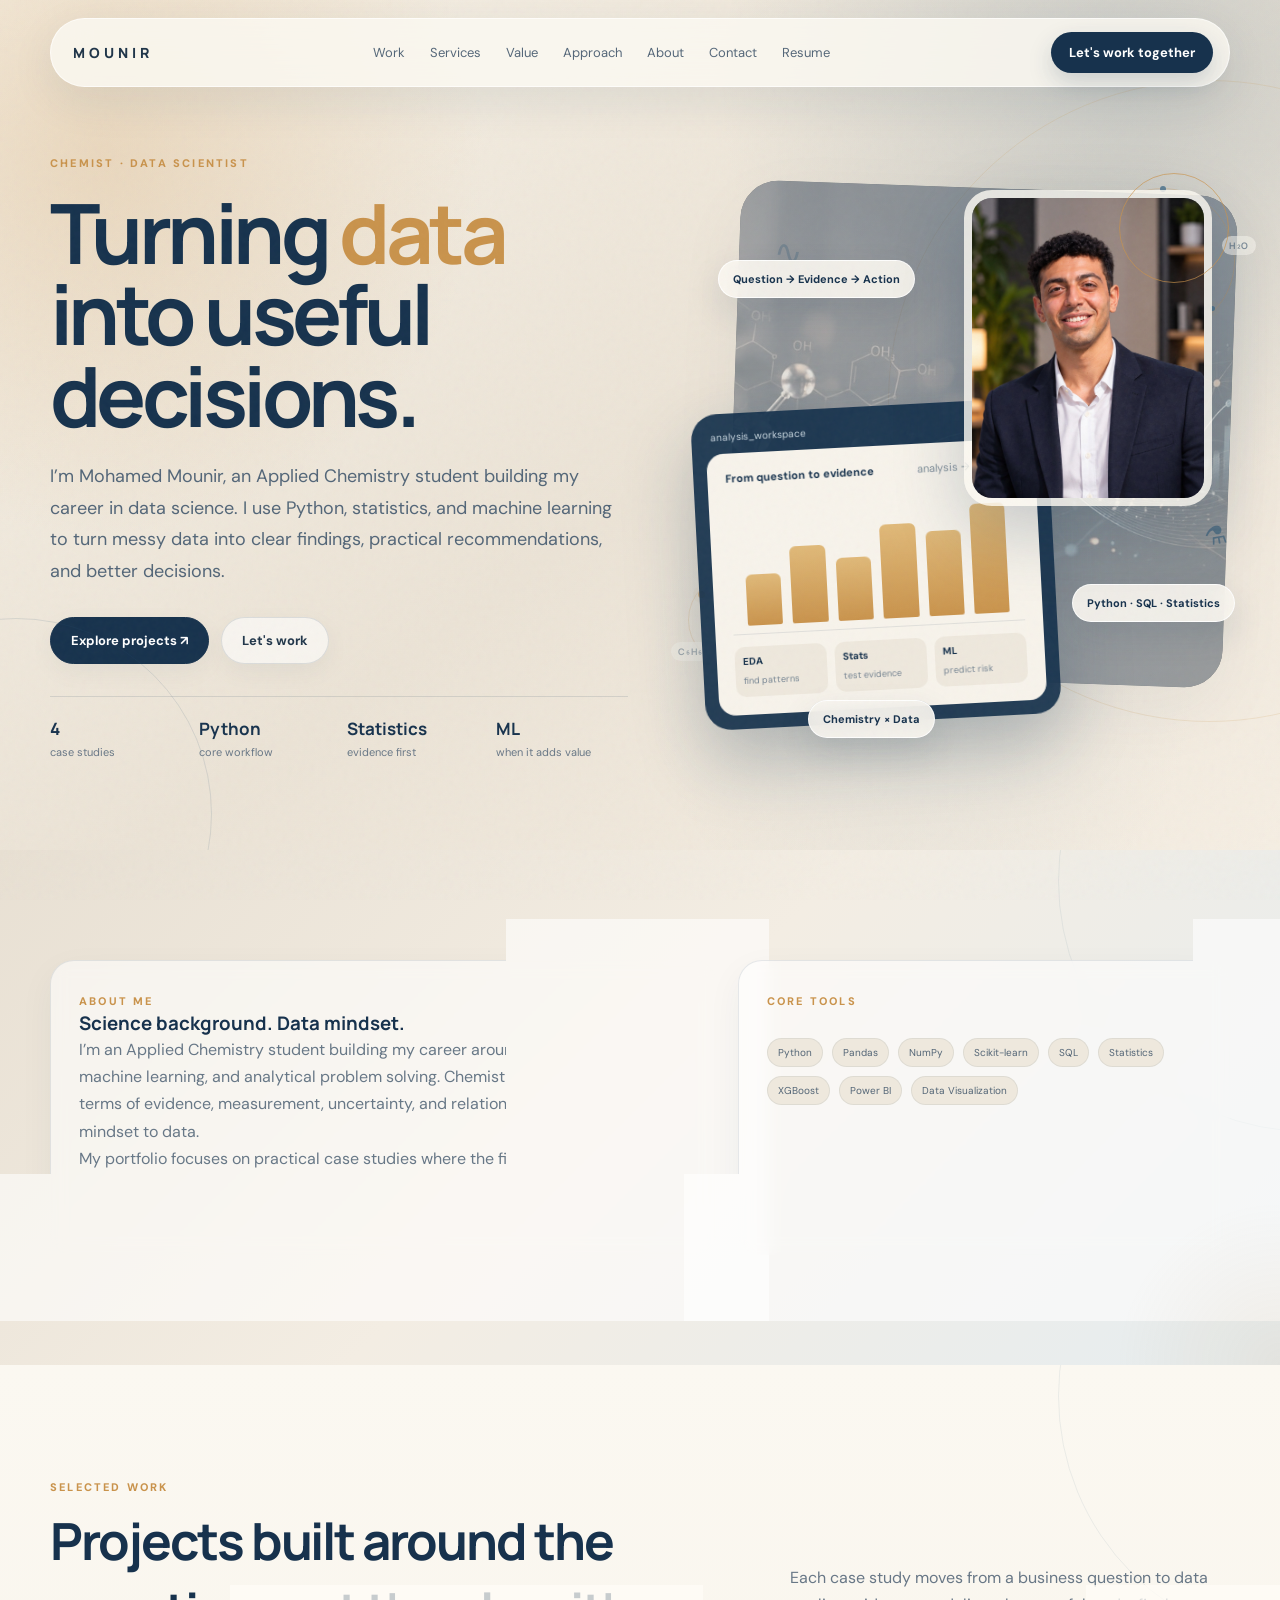
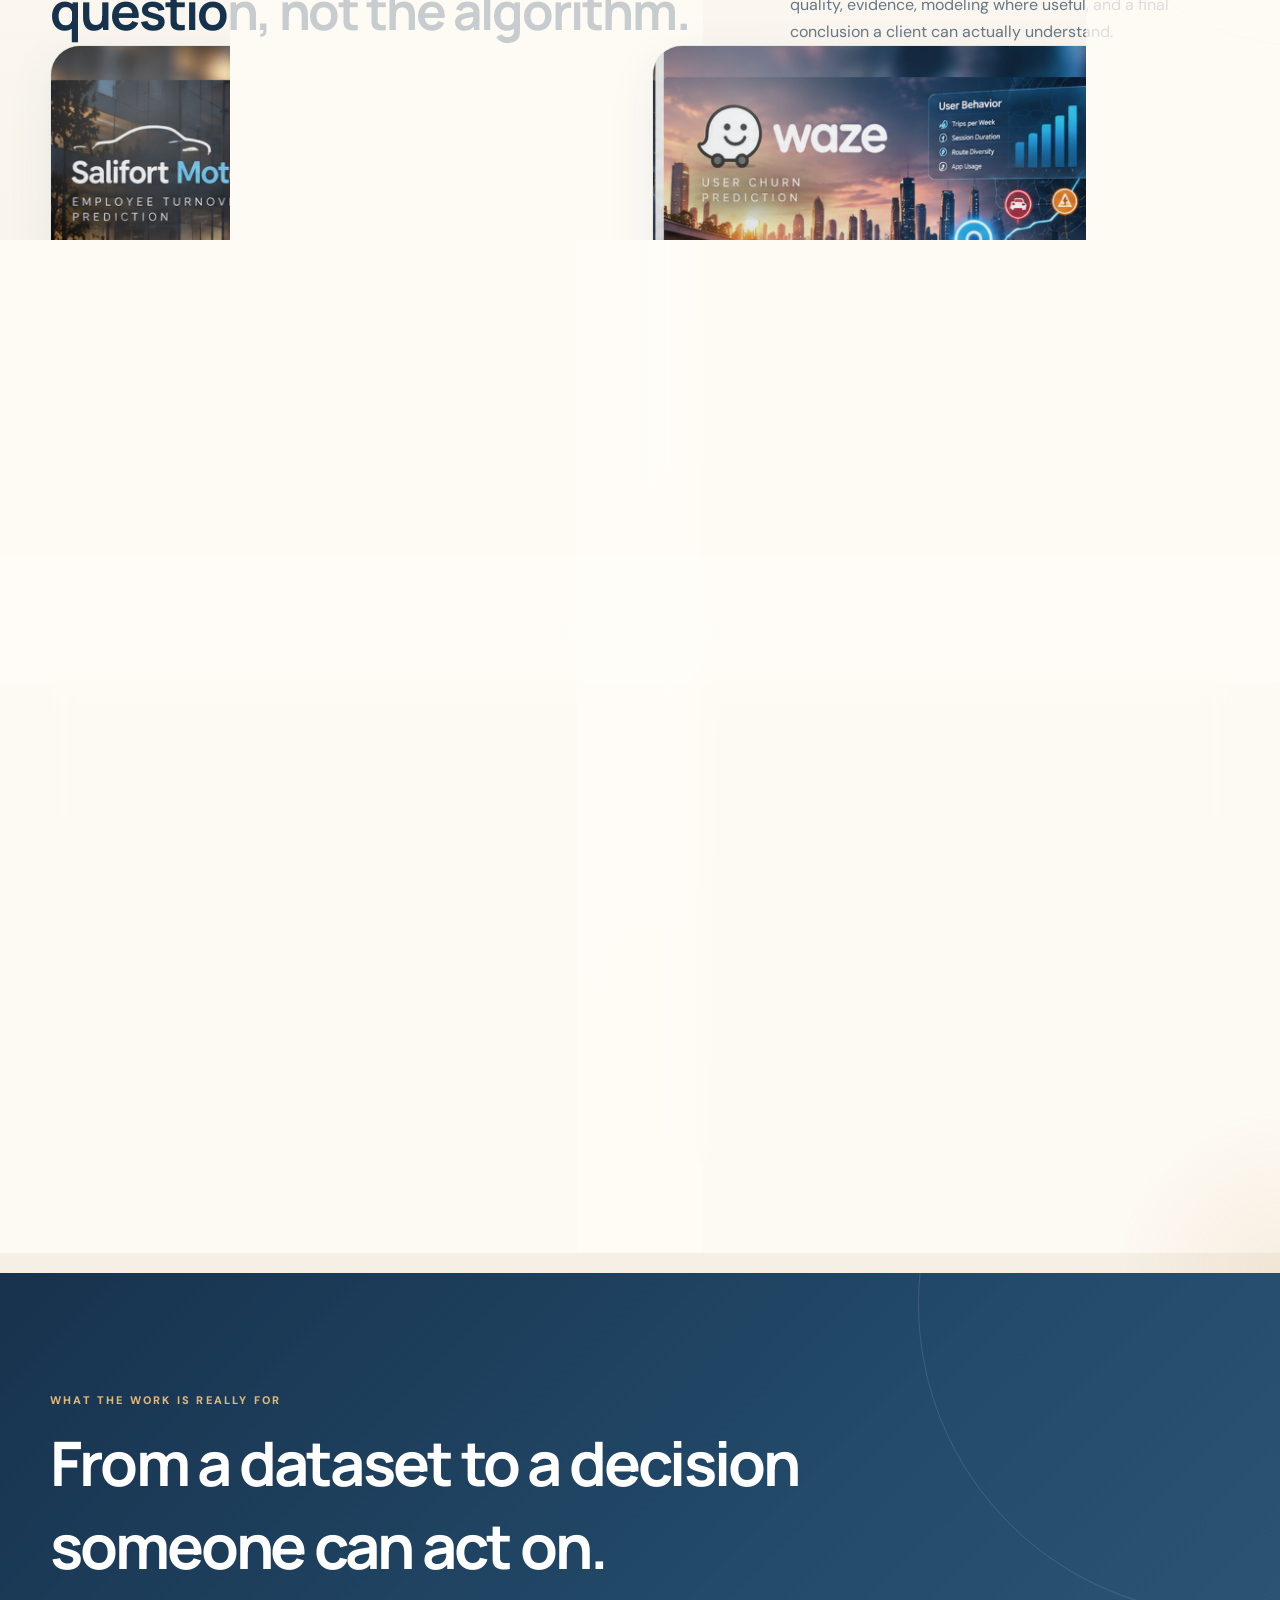
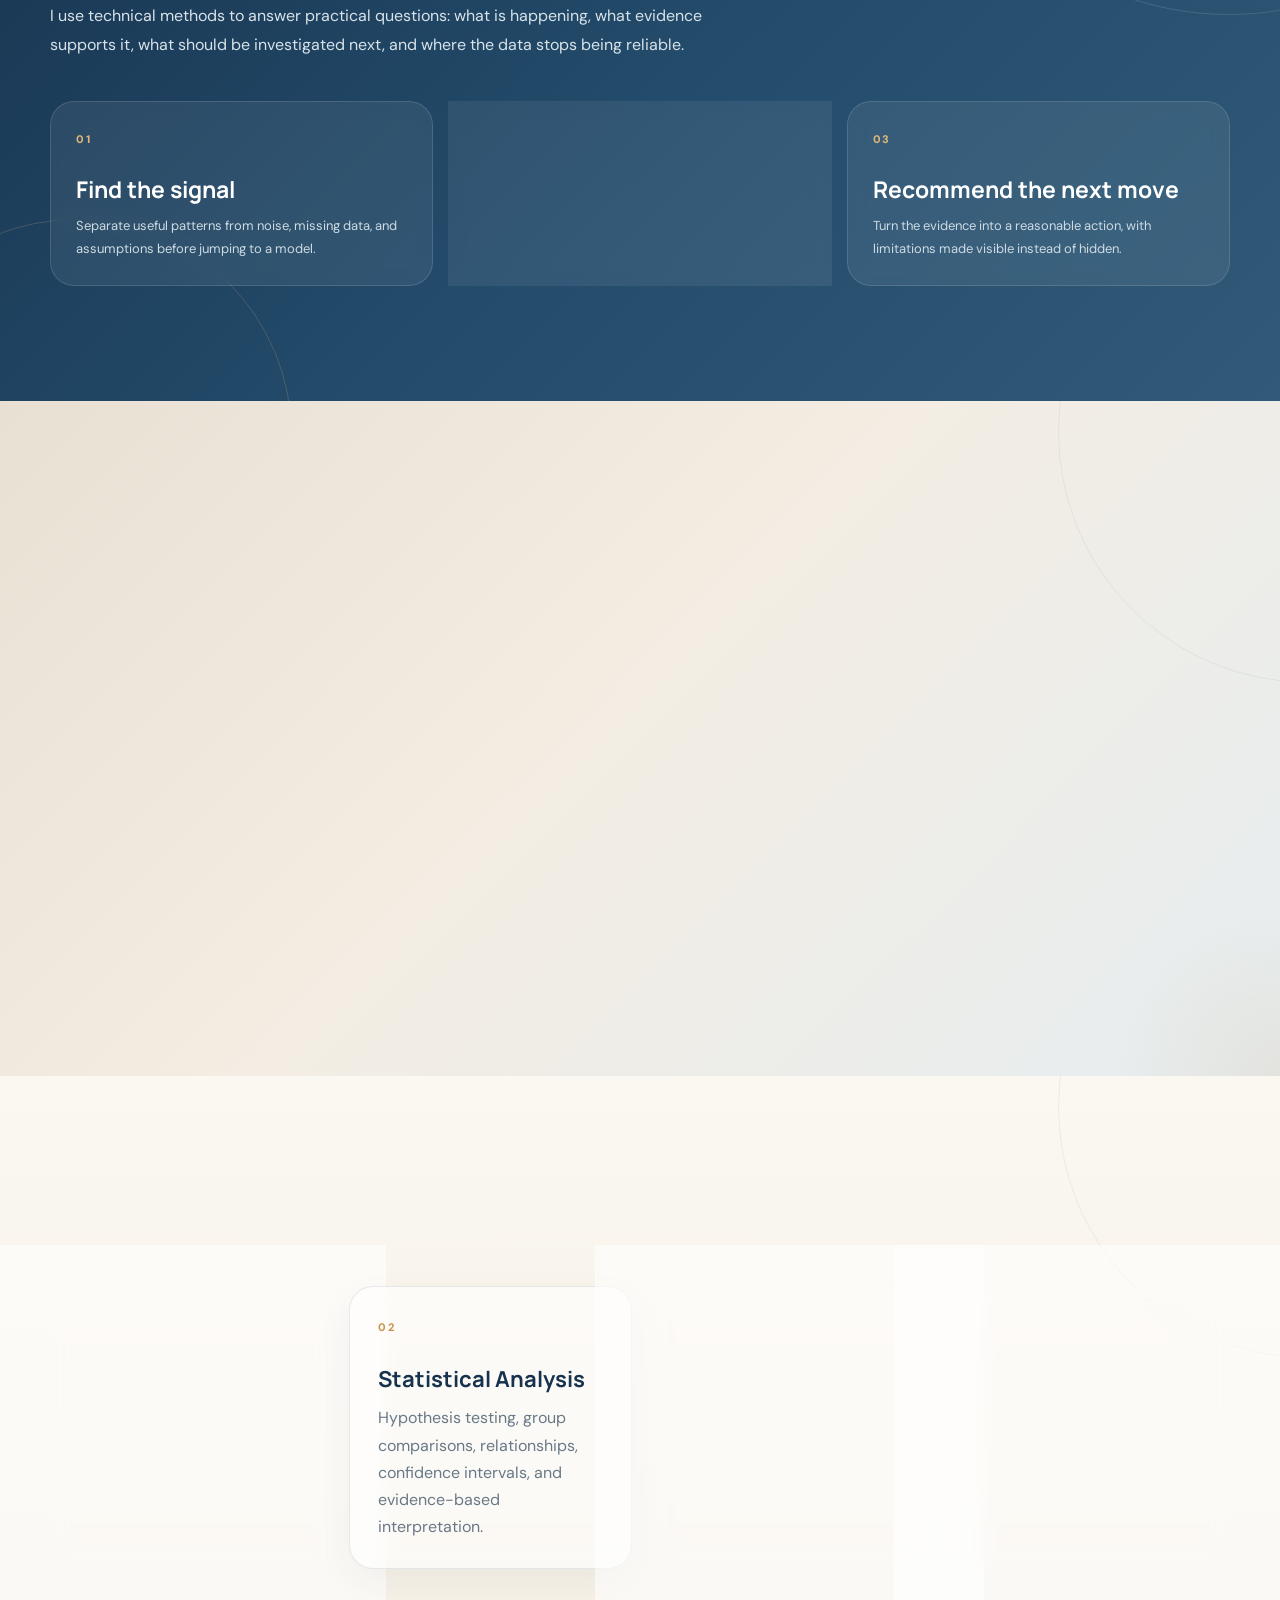
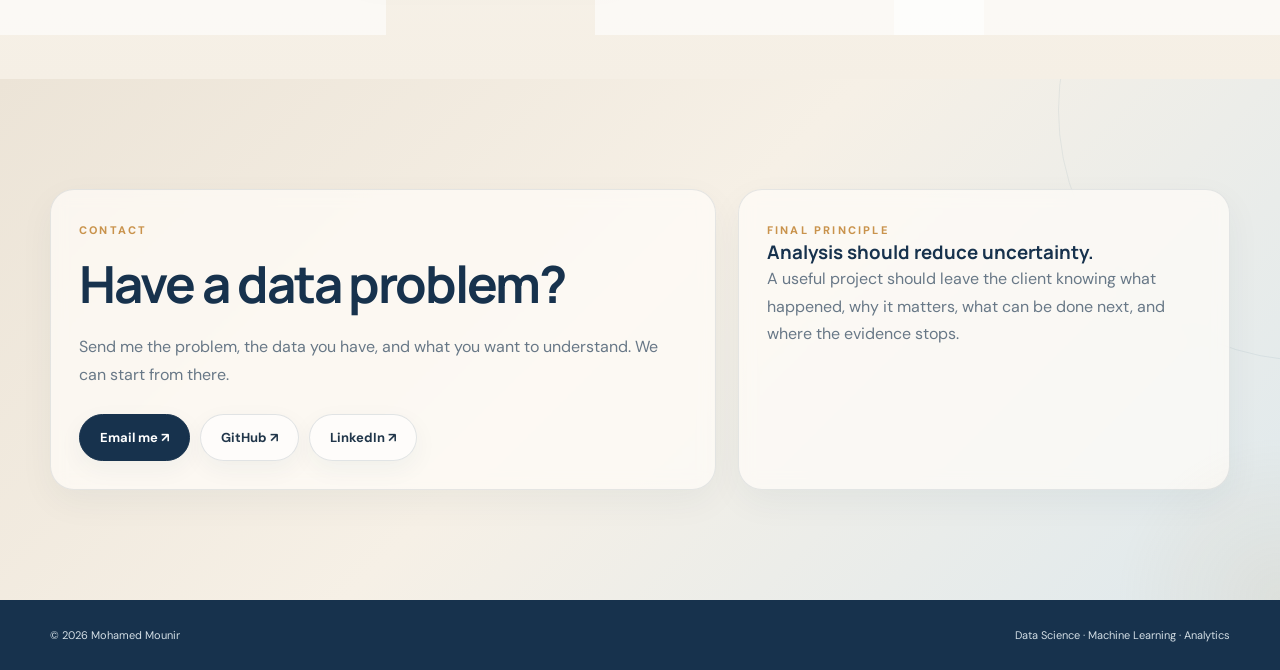
<file: index.html>
<!doctype html><html lang="en"><head><meta charset="utf-8"><meta name="viewport" content="width=device-width,initial-scale=1"><meta name="description" content="Mohamed Mounir | Data Scientist, Machine Learning and Data Analysis portfolio."><title>Mohamed Mounir | Data Scientist</title><link rel="preconnect" href="https://fonts.googleapis.com"><link rel="preconnect" href="https://fonts.gstatic.com" crossorigin><link href="https://fonts.googleapis.com/css2?family=DM+Sans:wght@400;500;600;700&family=Manrope:wght@500;600;700;800&display=swap" rel="stylesheet"><link rel="stylesheet" href="assets/css/home.css"></head><body><div class="site-shell"><div class="grain"></div><div class="cursor-glow"></div><div class="scroll-line"><span></span></div><nav class="nav"><a class="brand" href="#top">MOUNIR</a><div class="nav-links"><a href="#work">Work</a><a href="#services">Services</a><a href="#client-value">Value</a><a href="#approach">Approach</a><a href="#about">About</a><a href="#contact">Contact</a><a href="assets/docs/Mohamed_Mounir_CV.pdf">Resume</a></div><a class="nav-cta" href="#contact">Let's work together</a><button class="menu-btn" aria-label="Open menu">☰</button></nav><main id="top">
<section class="hero"><div class="hero-inner"><div class="reveal"><span class="eyebrow">Chemist · Data Scientist</span><h1>Turning <span class="accent">data</span> into useful decisions.</h1><p class="hero-copy">I’m Mohamed Mounir, an Applied Chemistry student building my career in data science. I use Python, statistics, and machine learning to turn messy data into clear findings, practical recommendations, and better decisions.</p><div class="hero-actions"><a class="btn primary" href="#work">Explore projects ↗</a><a class="btn" href="#contact">Let's work</a></div><div class="hero-metrics"><div class="metric"><strong data-count="4">0</strong><span>case studies</span></div><div class="metric"><strong>Python</strong><span>core workflow</span></div><div class="metric"><strong>Statistics</strong><span>evidence first</span></div><div class="metric"><strong>ML</strong><span>when it adds value</span></div></div></div><div class="hero-visual reveal" data-hero-visual><div class="hero-data-backdrop"><img src="assets/img/home/chemistry-data-hero.png" alt="Chemistry and data visual" aria-hidden="true"></div><div class="hero-photo-wrap"><img class="hero-photo" src="assets/img/home/profile.png" alt="Mohamed Mounir professional portrait"><div class="photo-ring"></div></div><div class="chemistry-orbit orbit-one"><span></span><i>H₂O</i></div><div class="chemistry-orbit orbit-two"><span></span><i>C₆H₆</i></div><div class="chemistry-node node-one">⚗</div><div class="chemistry-node node-two">∿</div><div class="analysis-card"><div class="window-top"><span>analysis_workspace</span><span class="dots"><i></i><i></i><i></i></span></div><div class="screen"><div class="screen-head"><strong>From question to evidence</strong><span>analysis → decision</span></div><div class="chart"><i class="bar" style="--h:42%"></i><i class="bar" style="--h:64%"></i><i class="bar" style="--h:52%"></i><i class="bar" style="--h:78%"></i><i class="bar" style="--h:70%"></i><i class="bar" style="--h:91%"></i></div><div class="screen-foot"><div class="mini"><b>EDA</b><span>find patterns</span></div><div class="mini"><b>Stats</b><span>test evidence</span></div><div class="mini"><b>ML</b><span>predict risk</span></div></div></div></div><div class="float-chip chip-a">Python · SQL · Statistics</div><div class="float-chip chip-b">Question → Evidence → Action</div><div class="float-chip chip-c">Chemistry × Data</div></div></div></section>
<section class="section alt" id="about"><div class="about-grid"><div class="glass reveal"><span class="section-kicker">About me</span><h3>Science background. Data mindset.</h3><p>I’m an Applied Chemistry student building my career around data science, machine learning, and analytical problem solving. Chemistry trained me to think in terms of evidence, measurement, uncertainty, and relationships. I bring the same mindset to data.</p><p>My portfolio focuses on practical case studies where the final result is not just a model score, but a clear explanation of what the data says and what someone could do with it.</p></div><div class="glass reveal"><span class="section-kicker">Core tools</span><div class="skill-grid"><span class="skill">Python</span><span class="skill">Pandas</span><span class="skill">NumPy</span><span class="skill">Scikit-learn</span><span class="skill">SQL</span><span class="skill">Statistics</span><span class="skill">XGBoost</span><span class="skill">Power BI</span><span class="skill">Data Visualization</span></div></div></div></section>
<section class="section" id="work"><div class="section-head reveal"><div><span class="section-kicker">Selected work</span><h2>Projects built around the question, not the algorithm.</h2></div><p class="section-intro">Each case study moves from a business question to data quality, evidence, modeling where useful, and a final conclusion a client can actually understand.</p></div><div class="project-grid stagger"><a class="project-card" style="--accent:#c9934c" href="projects/salifort.html"><div class="project-art"><img src="assets/img/projects/salifort.jpg" alt="Workforce analytics visual for Salifort Motors"></div><div class="project-copy"><div class="project-meta"><span>04 · Workforce analytics</span><span>View ↗</span></div><h3>Salifort Motors</h3><p>Turnover analysis focused on workload, employee experience, predictive risk, and practical retention questions.</p><div class="project-tags"><span class="tag">Classification</span><span class="tag">Feature engineering</span><span class="tag">Decision support</span></div></div><span class="project-arrow">↗</span></a><a class="project-card" style="--accent:#3f8f8b" href="projects/waze.html"><div class="project-art"><img src="assets/img/projects/waze.jpg" alt="Navigation and route analytics visual for Waze"></div><div class="project-copy"><div class="project-meta"><span>02 · Retention analytics</span><span>View ↗</span></div><h3>Waze User Churn</h3><p>Churn prediction where the important decision is how aggressively to prioritize users for retention.</p><div class="project-tags"><span class="tag">Churn</span><span class="tag">XGBoost</span><span class="tag">Threshold trade-off</span></div></div><span class="project-arrow">↗</span></a><a class="project-card" style="--accent:#4d7898" href="projects/automatidata.html"><div class="project-art"><img src="assets/img/projects/automatidata.jpg" alt="NYC taxi and transportation analytics visual for Automatidata"></div><div class="project-copy"><div class="project-meta"><span>03 · Transportation analytics</span><span>View ↗</span></div><h3>Automatidata</h3><p>Taxi fare analysis, statistical comparison, fare prediction, and generous-tipping classification with clear limits.</p><div class="project-tags"><span class="tag">Regression</span><span class="tag">Statistics</span><span class="tag">Classification</span></div></div><span class="project-arrow">↗</span></a><a class="project-card" style="--accent:#8b6b9b" href="projects/tiktok.html"><div class="project-art"><img src="assets/img/projects/tiktok.jpg" alt="Social media classification visual for TikTok"></div><div class="project-copy"><div class="project-meta"><span>01 · Content classification</span><span>View ↗</span></div><h3>TikTok Claims</h3><p>Classification of claims versus opinions with attention to engagement signals and human moderation workflow.</p><div class="project-tags"><span class="tag">Classification</span><span class="tag">Text features</span><span class="tag">Model review</span></div></div><span class="project-arrow">↗</span></a></div></section>
<section class="decision-band" id="client-value">
  <div class="decision-inner">
    <div class="decision-heading reveal">
      <span class="section-kicker">What the work is really for</span>
      <h2>From a dataset to a decision someone can act on.</h2>
      <p>I use technical methods to answer practical questions: what is happening, what evidence supports it, what should be investigated next, and where the data stops being reliable.</p>
    </div>
    <div class="decision-grid stagger">
      <article><span>01</span><h3>Find the signal</h3><p>Separate useful patterns from noise, missing data, and assumptions before jumping to a model.</p></article>
      <article><span>02</span><h3>Explain what it means</h3><p>Translate results into plain business language so the finding is useful outside the notebook.</p></article>
      <article><span>03</span><h3>Recommend the next move</h3><p>Turn the evidence into a reasonable action, with limitations made visible instead of hidden.</p></article>
    </div>
  </div>
</section>
<section class="section alt" id="approach"><div class="section-head reveal"><div><span class="section-kicker">My approach</span><h2>Good analysis should end somewhere useful.</h2></div><p class="section-intro">I do not start with a model because a model exists. I start with the question, then use the simplest evidence that can answer it well.</p></div><div class="services-grid stagger"><article class="service"><span class="service-num">01</span><h3>Frame the question</h3><p>Define what the data needs to explain, predict, compare, or prioritize before choosing a method.</p></article><article class="service"><span class="service-num">02</span><h3>Test the evidence</h3><p>Clean the data, explore patterns, use statistical tests where appropriate, and separate signal from assumption.</p></article><article class="service"><span class="service-num">03</span><h3>Model when useful</h3><p>Compare sensible models, evaluate them on held-out data, and make trade-offs visible instead of hiding them.</p></article><article class="service"><span class="service-num">04</span><h3>Turn it into a decision</h3><p>Summarize what was found, what it means, what action is reasonable, and what the analysis cannot prove.</p></article></div></section>
<section class="section" id="services"><div class="section-head reveal"><div><span class="section-kicker">Services</span><h2>Where I can help.</h2></div><p class="section-intro">Practical data work for projects that need more than a chart and more clarity than a black-box model.</p></div><div class="services-grid stagger"><article class="service"><span class="service-num">01</span><h3>Data Analysis</h3><p>Cleaning, EDA, visualization, pattern discovery, and concise findings from messy datasets.</p></article><article class="service"><span class="service-num">02</span><h3>Statistical Analysis</h3><p>Hypothesis testing, group comparisons, relationships, confidence intervals, and evidence-based interpretation.</p></article><article class="service"><span class="service-num">03</span><h3>Predictive Modeling</h3><p>Classification and regression with feature engineering, model comparison, evaluation, and interpretation.</p></article><article class="service"><span class="service-num">04</span><h3>Model Review</h3><p>A second look at an existing model, its metrics, assumptions, threshold choices, and practical limitations.</p></article></div></section>

<section class="section" id="contact"><div class="contact-grid"><div class="glass reveal"><span class="section-kicker">Contact</span><h2 class="contact-title">Have a data problem?</h2><p>Send me the problem, the data you have, and what you want to understand. We can start from there.</p><div class="contact-links"><a class="btn primary" href="mailto:mhmdmnyr204@gmail.com">Email me ↗</a><a class="btn" href="https://github.com/MOUni1r/MOUni1r.github.io">GitHub ↗</a><a class="btn" href="https://www.linkedin.com/in/mohamed-mounir-mohamed">LinkedIn ↗</a></div></div><div class="glass reveal"><span class="section-kicker">Final principle</span><h3>Analysis should reduce uncertainty.</h3><p>A useful project should leave the client knowing what happened, why it matters, what can be done next, and where the evidence stops.</p></div></div></section></main><footer class="footer"><span>© 2026 Mohamed Mounir</span><span>Data Science · Machine Learning · Analytics</span></footer></div><script src="assets/js/site.js"></script></body></html>
</file>
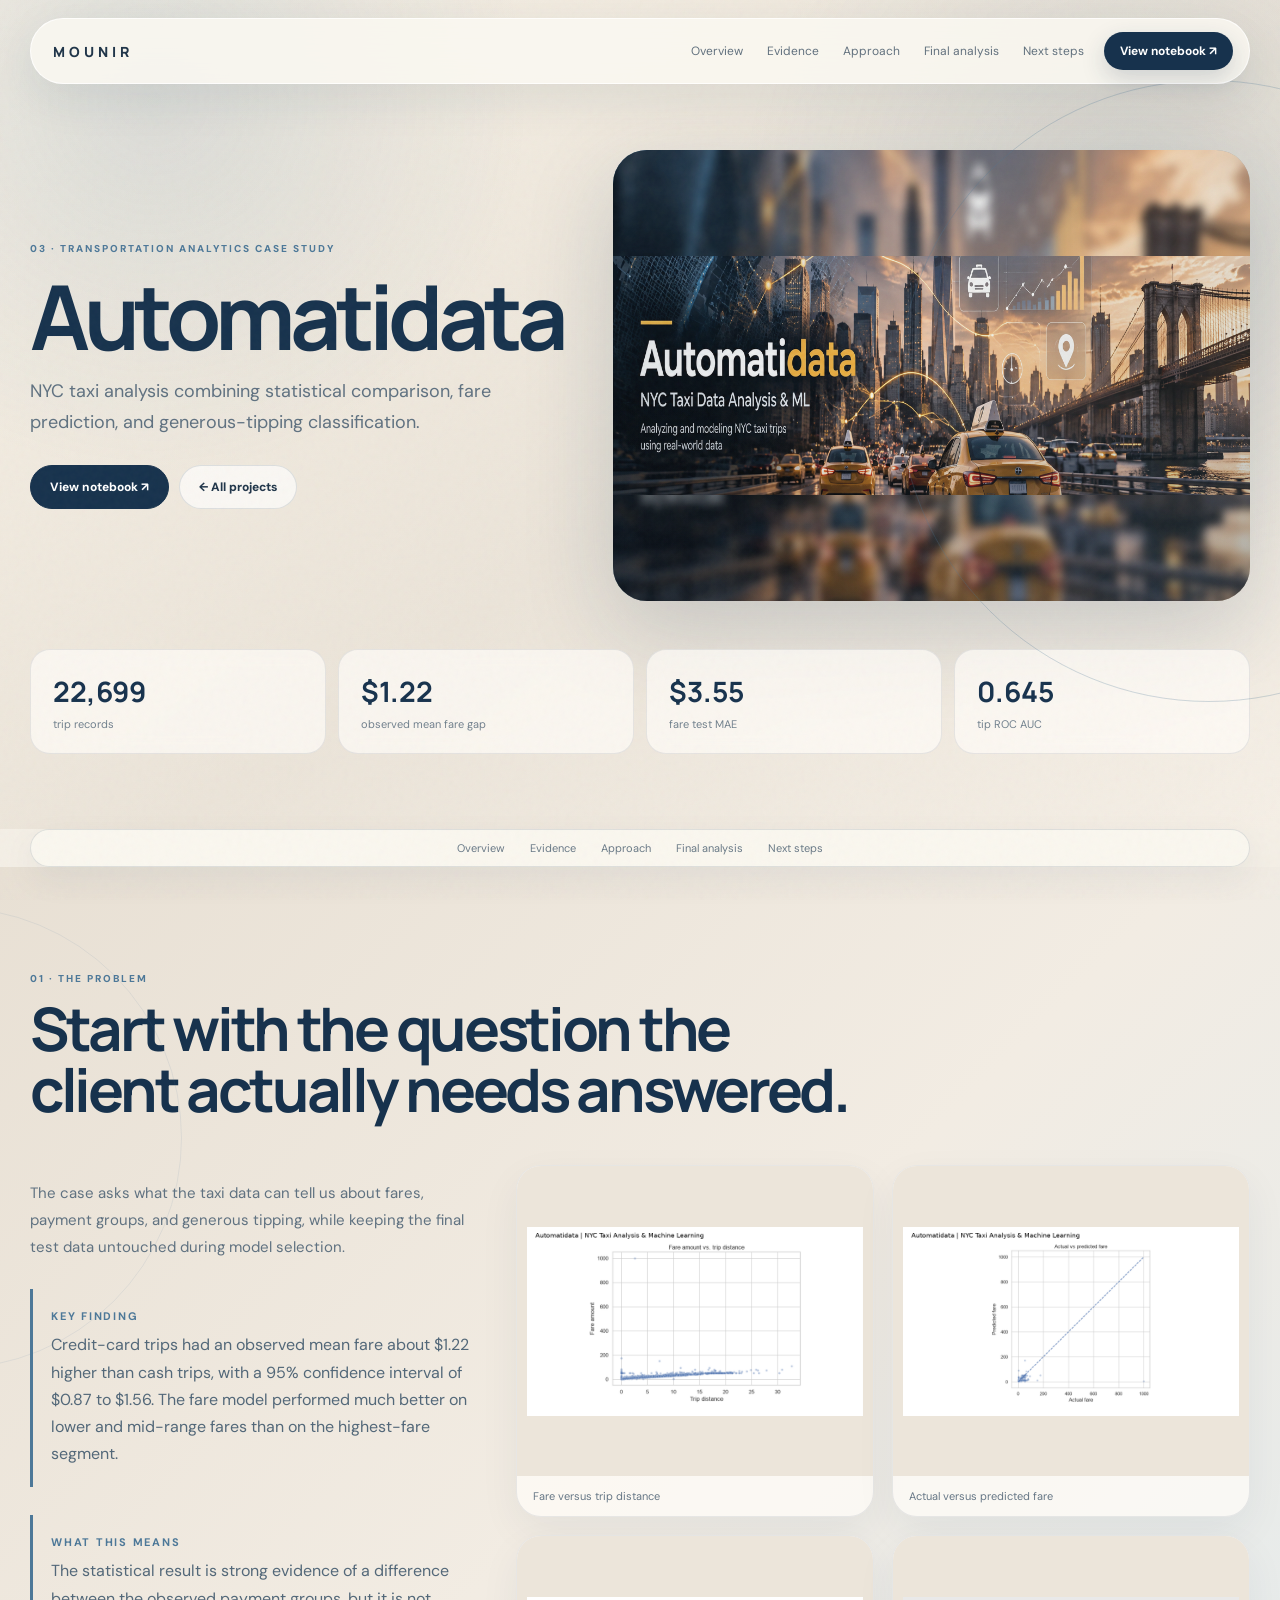
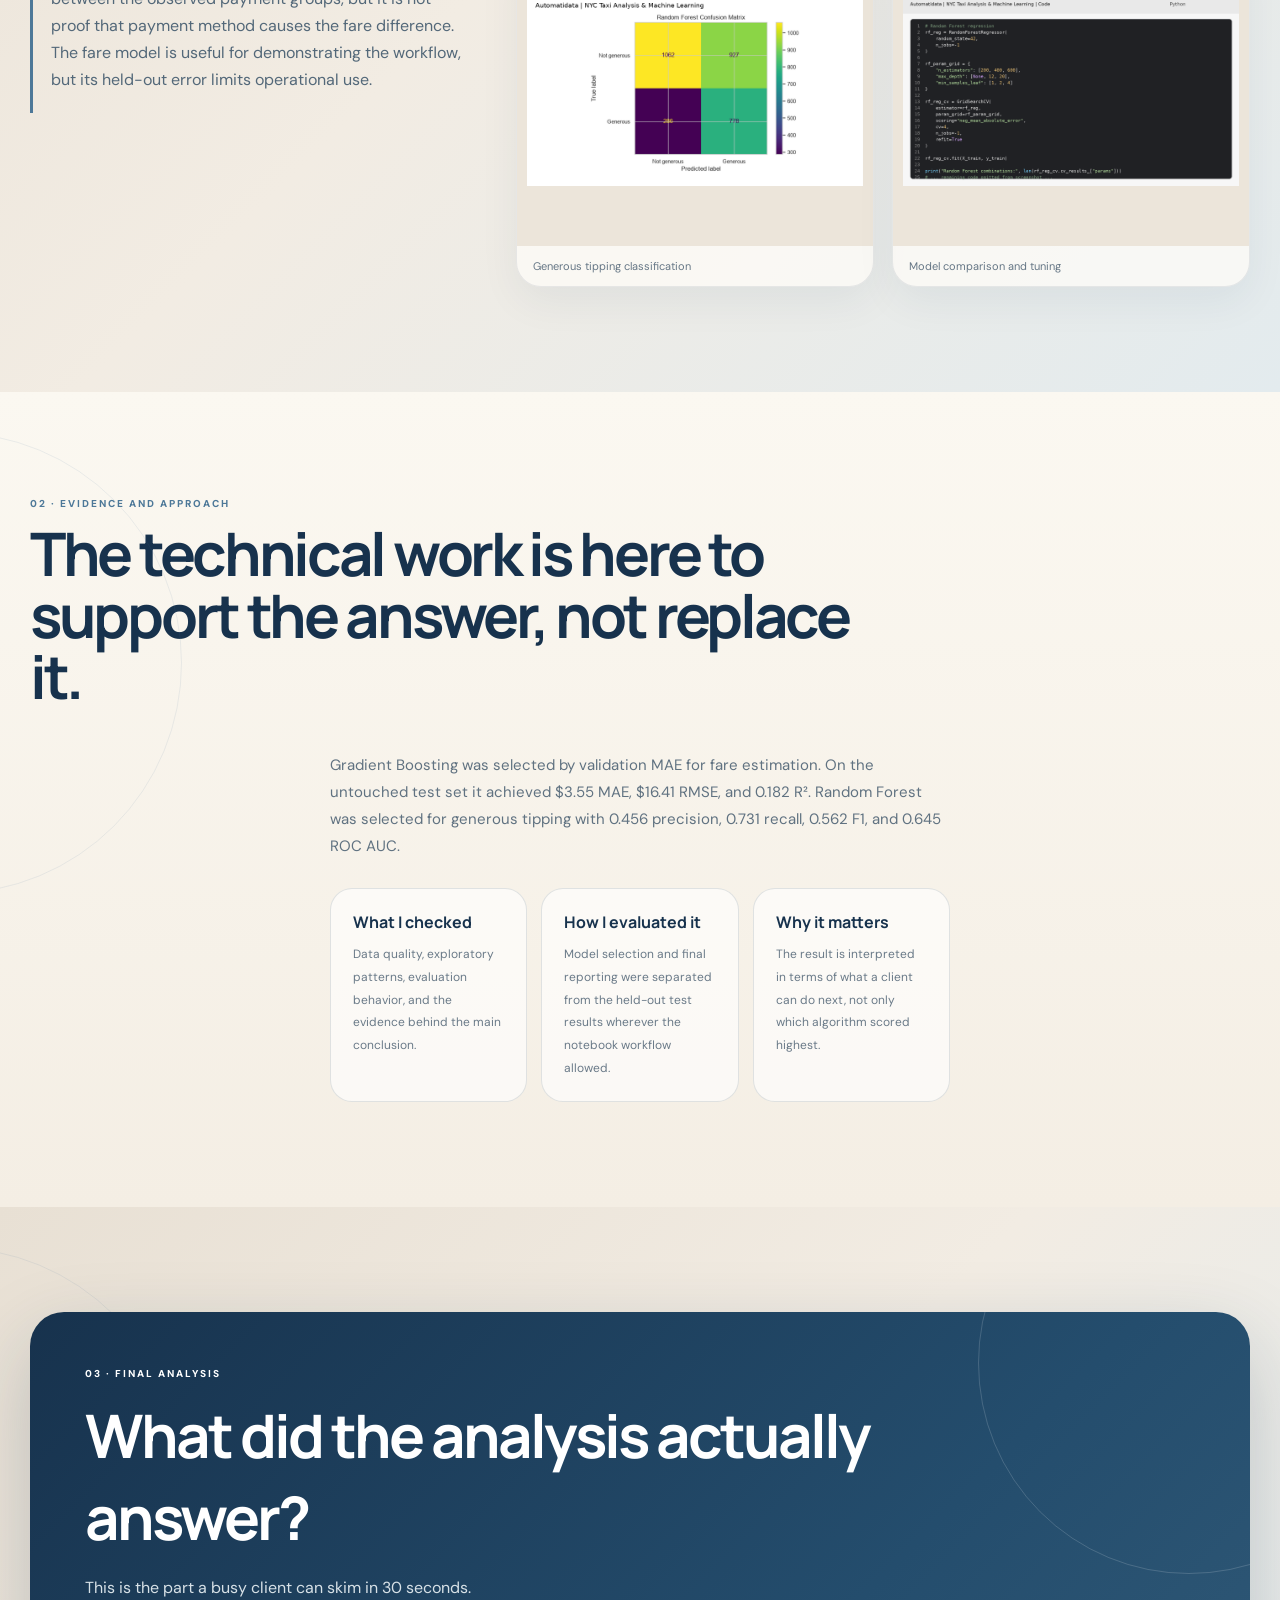
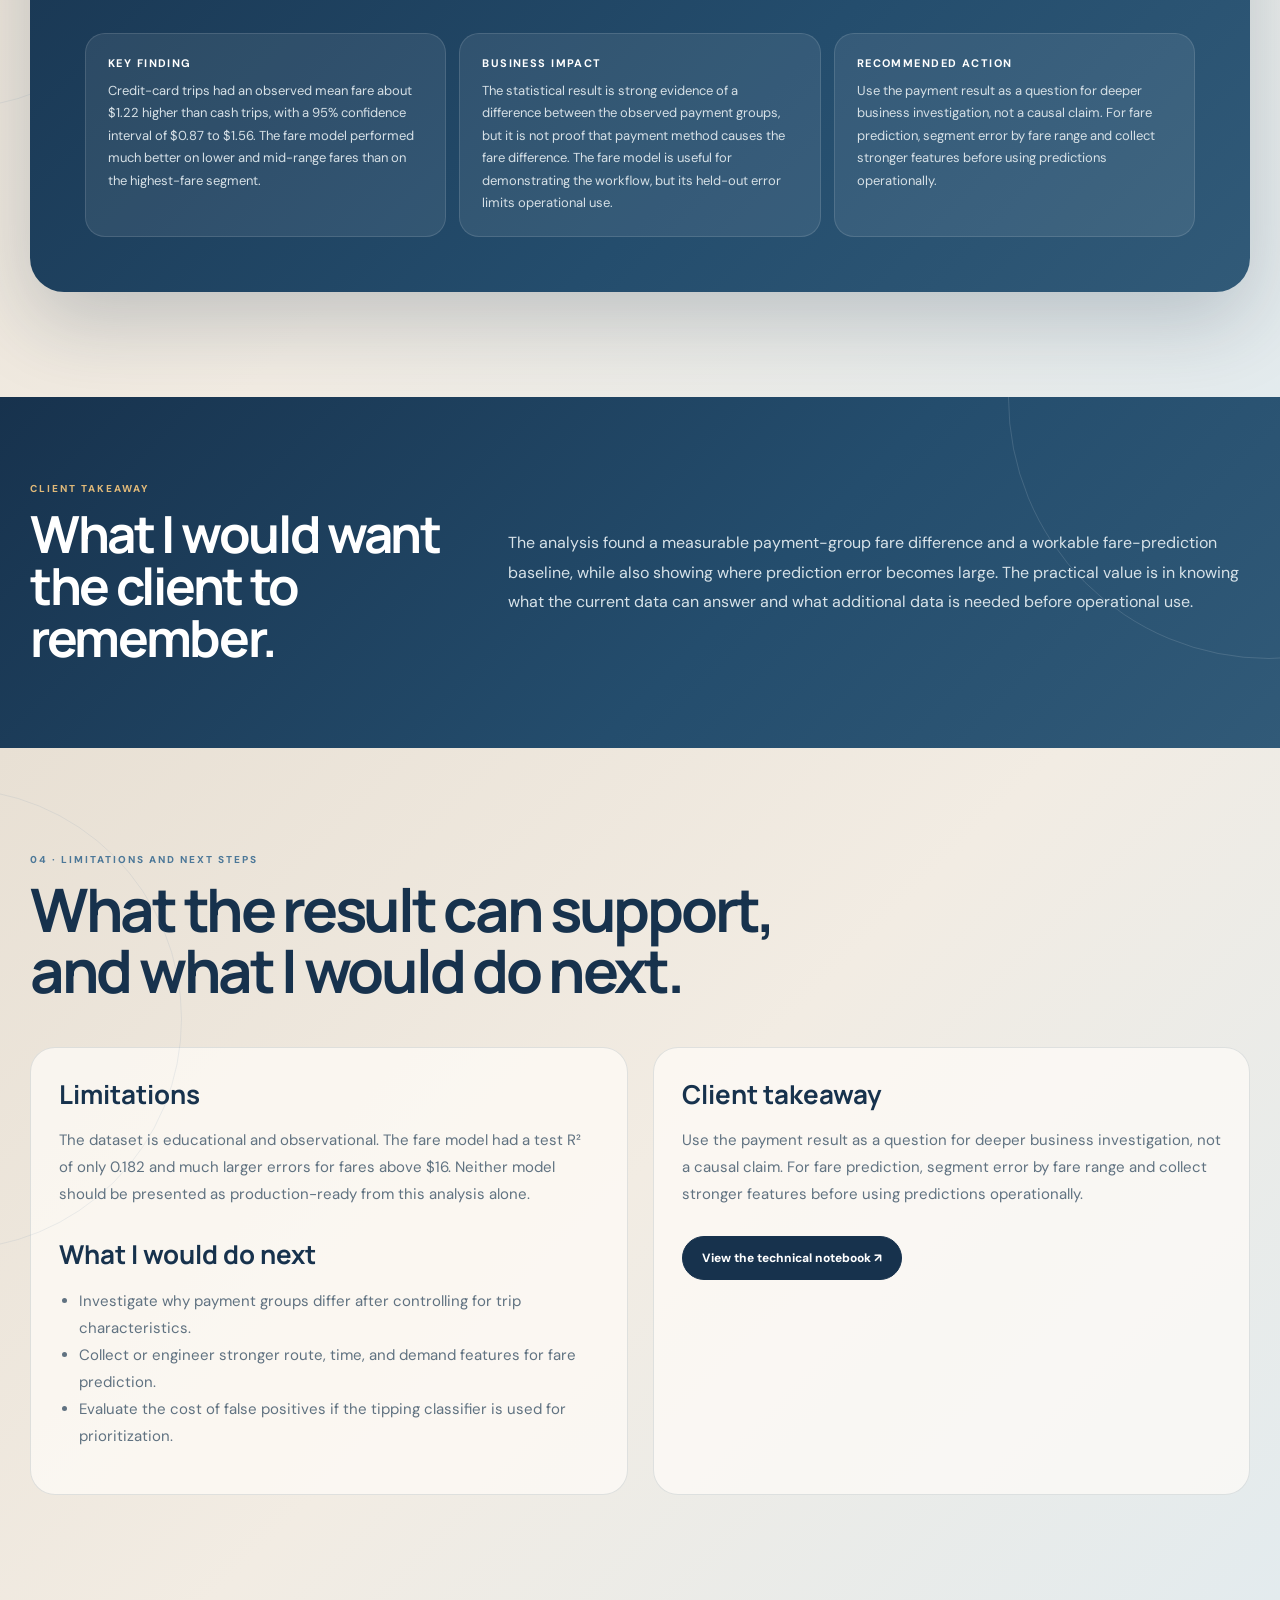
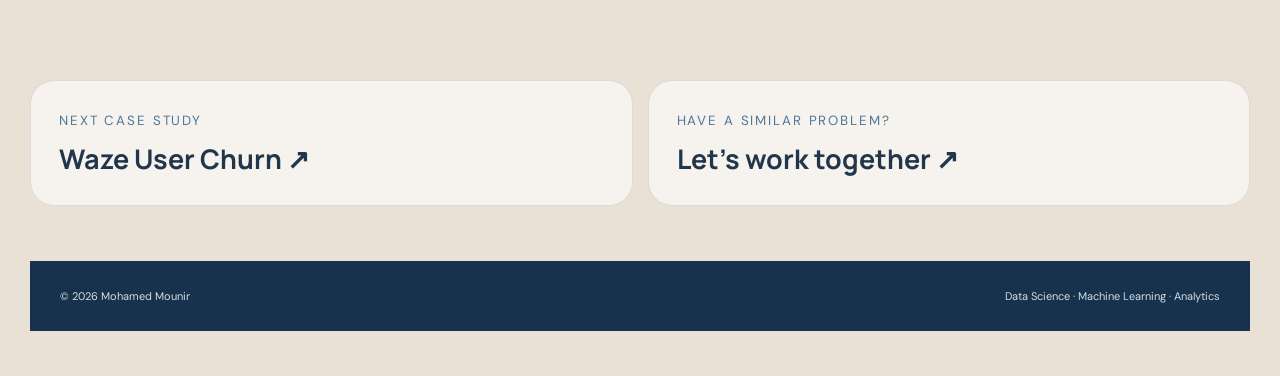
<file: projects/automatidata.html>
<!doctype html><html lang="en"><head><meta charset="utf-8"><meta name="viewport" content="width=device-width,initial-scale=1"><meta name="description" content="Automatidata case study by Mohamed Mounir."><title>Automatidata | Mohamed Mounir</title><link rel="preconnect" href="https://fonts.googleapis.com"><link rel="preconnect" href="https://fonts.gstatic.com" crossorigin><link href="https://fonts.googleapis.com/css2?family=DM+Sans:wght@400;500;600;700&family=Manrope:wght@500;600;700;800&display=swap" rel="stylesheet"><link rel="stylesheet" href="../assets/css/project.css"></head><body style="--accent:#4d7898"><div class="site-shell"><div class="grain"></div><div class="cursor-glow"></div><div class="scroll-line"><span></span></div><nav class="nav"><a class="brand" href="../index.html">MOUNIR</a><div class="nav-links"><a href="#overview">Overview</a><a href="#evidence">Evidence</a><a href="#model">Approach</a><a href="#conclusion">Final analysis</a><a href="#notes">Next steps</a></div><a class="nav-cta" href="https://github.com/MOUni1r/MOUni1r.github.io/blob/main/project-files/automatidata/Automatidata_Project.ipynb">View notebook ↗</a><button class="menu-btn" aria-label="Open menu">☰</button></nav><main>
<section class="case-hero" id="overview"><div class="case-wrap"><div class="case-hero-grid"><div class="reveal"><span class="case-kicker">03 · Transportation analytics case study</span><h1 class="case-title">Automatidata</h1><p class="case-sub">NYC taxi analysis combining statistical comparison, fare prediction, and generous-tipping classification.</p><div class="case-actions"><a class="btn primary" href="https://github.com/MOUni1r/MOUni1r.github.io/blob/main/project-files/automatidata/Automatidata_Project.ipynb">View notebook ↗</a><a class="btn" href="../index.html#work">← All projects</a></div></div><div class="case-cover reveal"><img src="../assets/img/projects/automatidata.jpg" alt="Automatidata project visual"></div></div><div class="metrics"><div class="metric-box reveal"><strong>22,699</strong><span>trip records</span></div><div class="metric-box reveal"><strong>$1.22</strong><span>observed mean fare gap</span></div><div class="metric-box reveal"><strong>$3.55</strong><span>fare test MAE</span></div><div class="metric-box reveal"><strong>0.645</strong><span>tip ROC AUC</span></div></div></div></section>
<nav class="case-nav"><a href="#overview">Overview</a><a href="#evidence">Evidence</a><a href="#model">Approach</a><a href="#conclusion">Final analysis</a><a href="#notes">Next steps</a></nav>
<section class="case-section" id="evidence"><div class="section-head reveal"><span class="section-kicker">01 · The problem</span><h2>Start with the question the client actually needs answered.</h2></div><div class="case-grid"><div class="case-copy reveal"><p>The case asks what the taxi data can tell us about fares, payment groups, and generous tipping, while keeping the final test data untouched during model selection.</p><div class="finding"><strong>Key finding</strong><span>Credit-card trips had an observed mean fare about $1.22 higher than cash trips, with a 95% confidence interval of $0.87 to $1.56. The fare model performed much better on lower and mid-range fares than on the highest-fare segment.</span></div><div class="finding"><strong>What this means</strong><span>The statistical result is strong evidence of a difference between the observed payment groups, but it is not proof that payment method causes the fare difference. The fare model is useful for demonstrating the workflow, but its held-out error limits operational use.</span></div></div><div class="evidence-grid"><figure class="evidence reveal"><img src="../assets/img/projects/figures/automatidata/fare_vs_trip_distance.png" alt="Fare versus trip distance"><figcaption>Fare versus trip distance</figcaption></figure><figure class="evidence reveal"><img src="../assets/img/projects/figures/automatidata/actual_vs_predicted_fare.png" alt="Actual versus predicted fare"><figcaption>Actual versus predicted fare</figcaption></figure><figure class="evidence reveal"><img src="../assets/img/projects/figures/automatidata/tipping_confusion_matrix.png" alt="Generous tipping classification"><figcaption>Generous tipping classification</figcaption></figure><figure class="evidence reveal"><img src="../assets/img/projects/figures/automatidata/model_tuning_with_cross_validation.png" alt="Model comparison and tuning"><figcaption>Model comparison and tuning</figcaption></figure></div></div></section>
<section class="case-section" id="model"><div class="section-head reveal"><span class="section-kicker">02 · Evidence and approach</span><h2>The technical work is here to support the answer, not replace it.</h2></div><div class="case-copy reveal" style="width:min(1220px,calc(100% - 40px));margin:auto"><p>Gradient Boosting was selected by validation MAE for fare estimation. On the untouched test set it achieved $3.55 MAE, $16.41 RMSE, and 0.182 R². Random Forest was selected for generous tipping with 0.456 precision, 0.731 recall, 0.562 F1, and 0.645 ROC AUC.</p><div class="model-strip"><div class="model reveal"><b>What I checked</b><span>Data quality, exploratory patterns, evaluation behavior, and the evidence behind the main conclusion.</span></div><div class="model reveal"><b>How I evaluated it</b><span>Model selection and final reporting were separated from the held-out test results wherever the notebook workflow allowed.</span></div><div class="model reveal"><b>Why it matters</b><span>The result is interpreted in terms of what a client can do next, not only which algorithm scored highest.</span></div></div></div></section>
<section class="case-section" id="conclusion"><div class="outcome-wrap reveal"><div class="outcome"><span class="section-kicker">03 · Final analysis</span><h2>What did the analysis actually answer?</h2><p class="outcome-lead">This is the part a busy client can skim in 30 seconds.</p><div class="outcome-grid"><article class="outcome-card"><b>Key finding</b><span>Credit-card trips had an observed mean fare about $1.22 higher than cash trips, with a 95% confidence interval of $0.87 to $1.56. The fare model performed much better on lower and mid-range fares than on the highest-fare segment.</span></article><article class="outcome-card"><b>Business impact</b><span>The statistical result is strong evidence of a difference between the observed payment groups, but it is not proof that payment method causes the fare difference. The fare model is useful for demonstrating the workflow, but its held-out error limits operational use.</span></article><article class="outcome-card"><b>Recommended action</b><span>Use the payment result as a question for deeper business investigation, not a causal claim. For fare prediction, segment error by fare range and collect stronger features before using predictions operationally.</span></article></div></div></div></section>
<section class="takeaway-strip"><div class="takeaway-inner reveal"><div><span class="section-kicker">Client takeaway</span><h2>What I would want the client to remember.</h2></div><p>The analysis found a measurable payment-group fare difference and a workable fare-prediction baseline, while also showing where prediction error becomes large. The practical value is in knowing what the current data can answer and what additional data is needed before operational use.</p></div></section>
<section class="case-section" id="notes"><div class="section-head reveal"><span class="section-kicker">04 · Limitations and next steps</span><h2>What the result can support, and what I would do next.</h2></div><div class="notes"><div class="case-copy reveal"><h3>Limitations</h3><p>The dataset is educational and observational. The fare model had a test R² of only 0.182 and much larger errors for fares above $16. Neither model should be presented as production-ready from this analysis alone.</p><h3 style="margin-top:28px">What I would do next</h3><ul><li>Investigate why payment groups differ after controlling for trip characteristics.</li><li>Collect or engineer stronger route, time, and demand features for fare prediction.</li><li>Evaluate the cost of false positives if the tipping classifier is used for prioritization.</li></ul></div><div class="case-copy reveal"><h3>Client takeaway</h3><p>Use the payment result as a question for deeper business investigation, not a causal claim. For fare prediction, segment error by fare range and collect stronger features before using predictions operationally.</p><div class="case-actions"><a class="btn primary" href="https://github.com/MOUni1r/MOUni1r.github.io/blob/main/project-files/automatidata/Automatidata_Project.ipynb">View the technical notebook ↗</a></div></div></div></section>
<section class="case-footer"><div class="next-grid"><a class="next-card" href="../projects/waze.html"><small>Next case study</small><h3>Waze User Churn ↗</h3></a><a class="next-card" href="../index.html#contact"><small>Have a similar problem?</small><h3>Let's work together ↗</h3></a></div><div class="footer"><span>© 2026 Mohamed Mounir</span><span>Data Science · Machine Learning · Analytics</span></div></section></main></div><script src="../assets/js/site.js"></script></body></html>
</file>
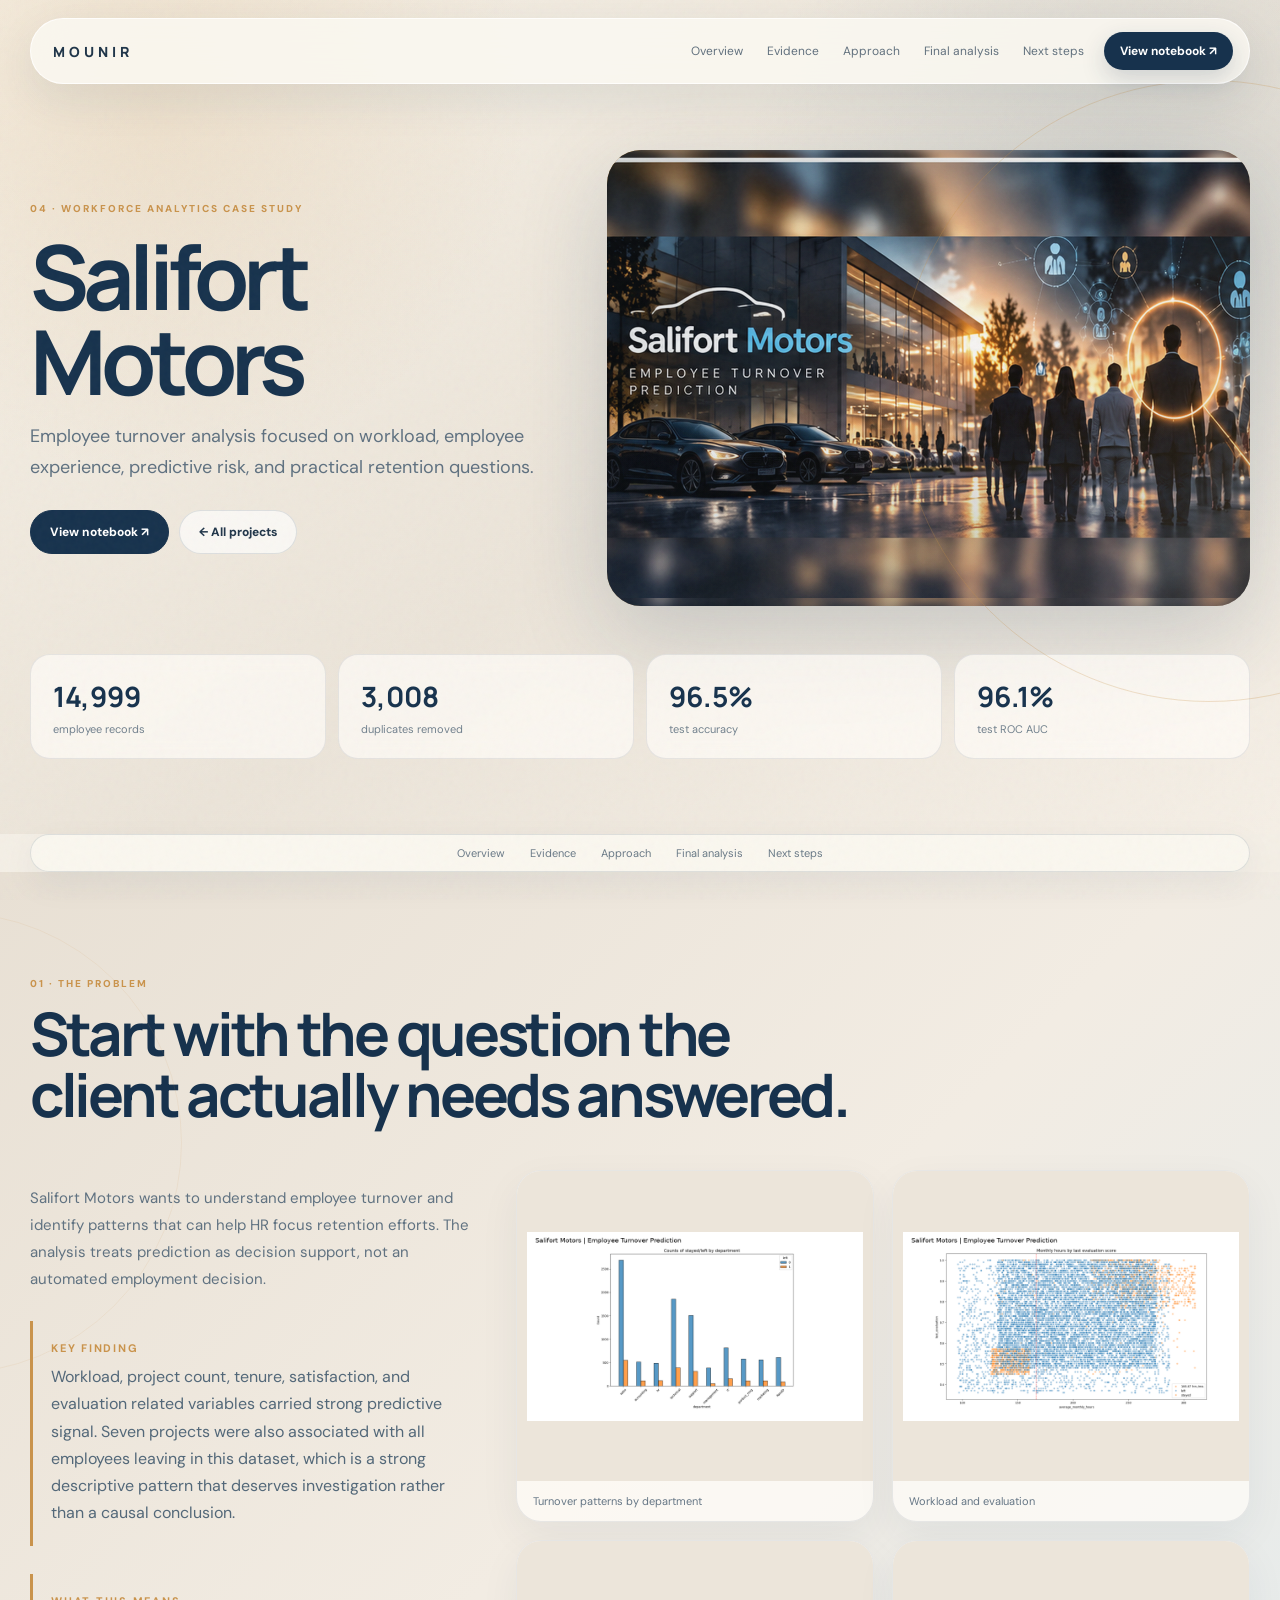
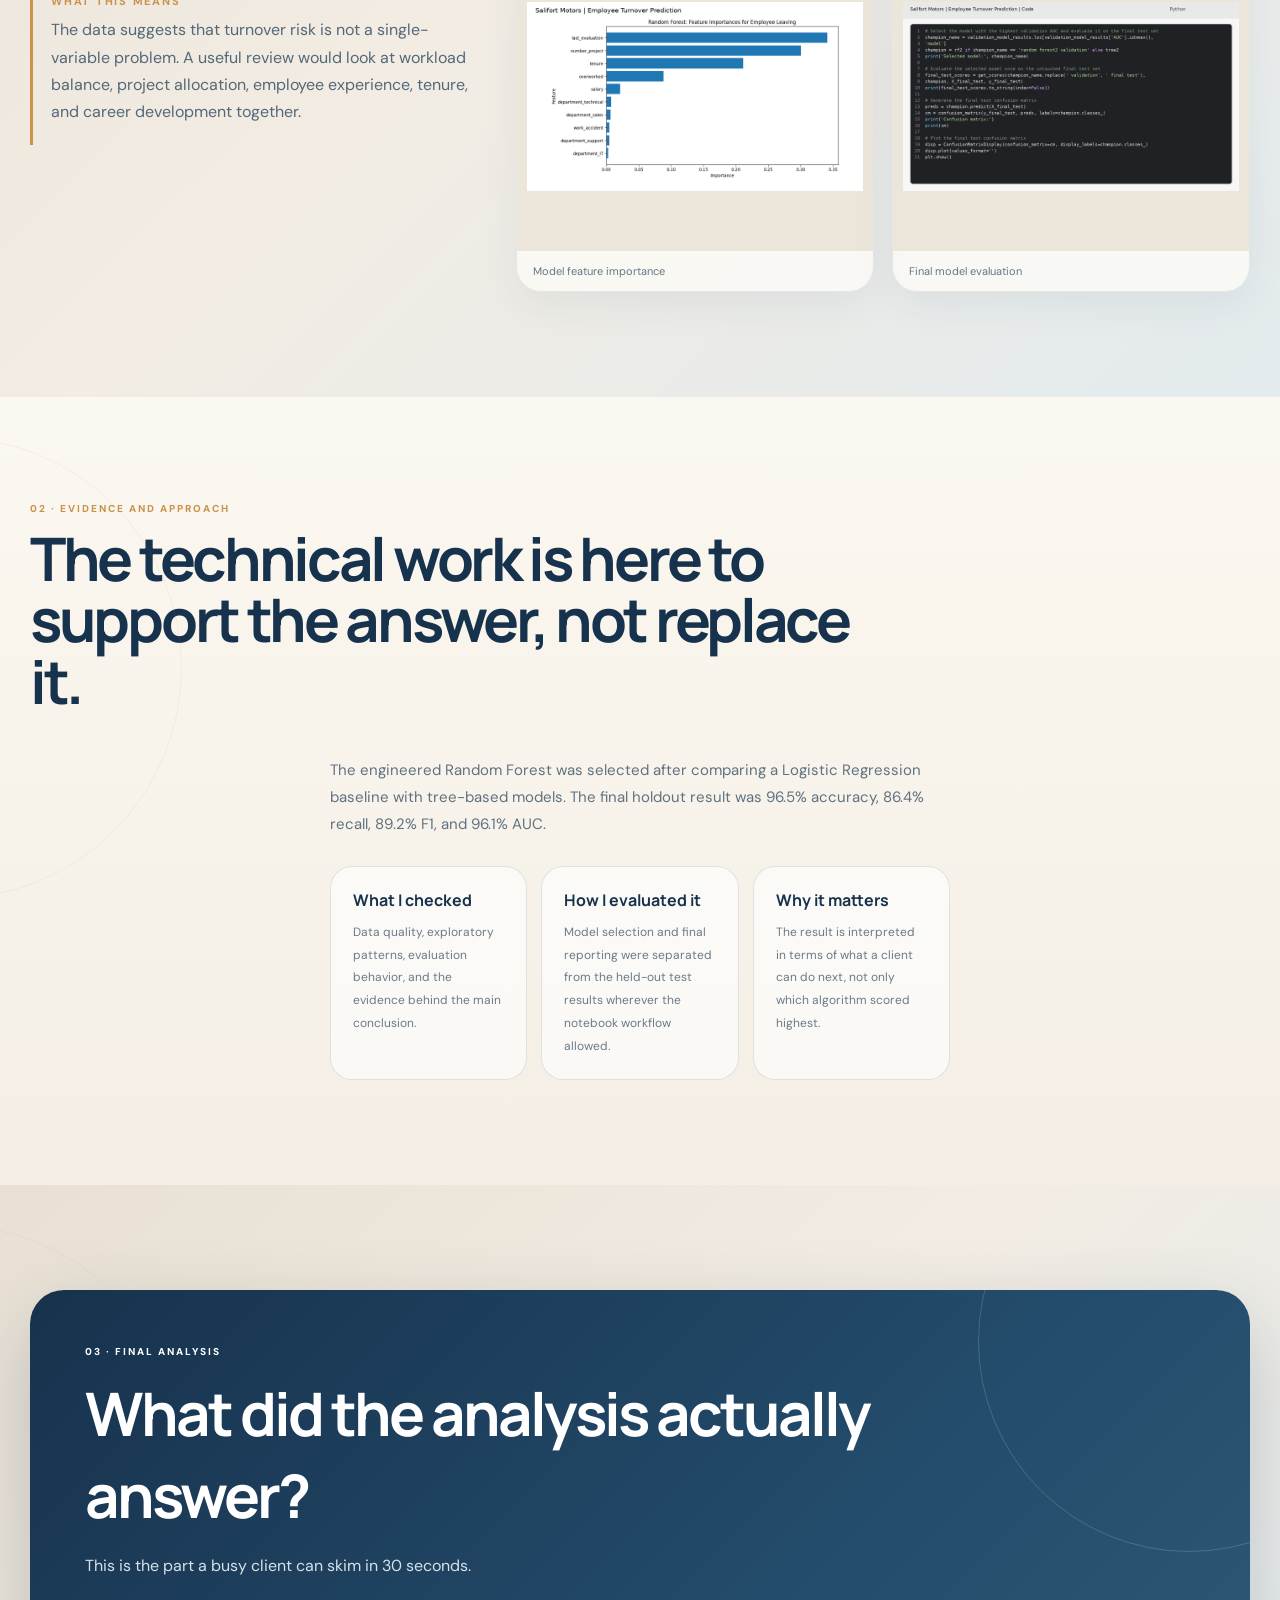
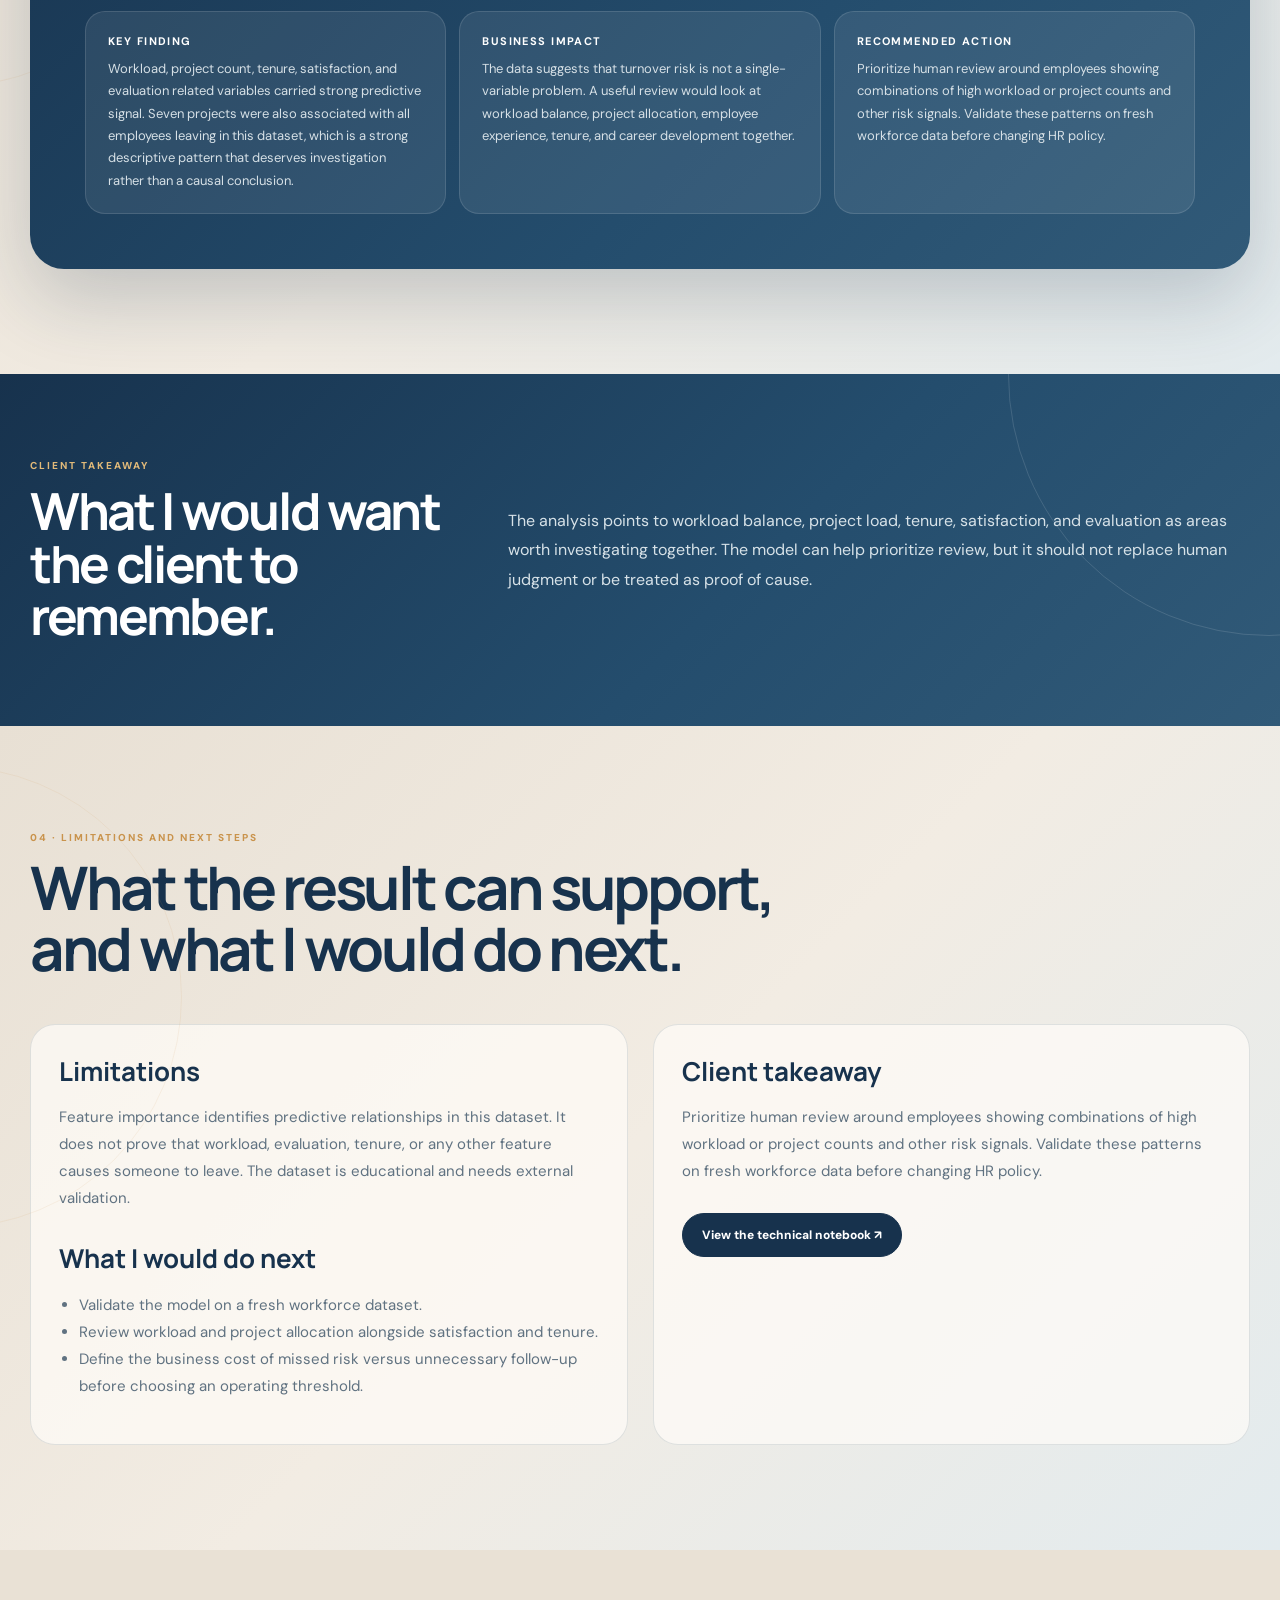
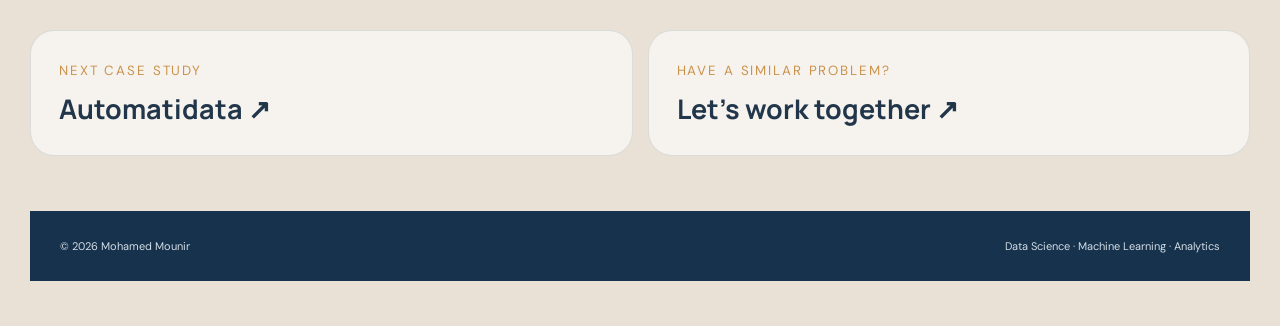
<file: projects/salifort.html>
<!doctype html><html lang="en"><head><meta charset="utf-8"><meta name="viewport" content="width=device-width,initial-scale=1"><meta name="description" content="Salifort Motors case study by Mohamed Mounir."><title>Salifort Motors | Mohamed Mounir</title><link rel="preconnect" href="https://fonts.googleapis.com"><link rel="preconnect" href="https://fonts.gstatic.com" crossorigin><link href="https://fonts.googleapis.com/css2?family=DM+Sans:wght@400;500;600;700&family=Manrope:wght@500;600;700;800&display=swap" rel="stylesheet"><link rel="stylesheet" href="../assets/css/project.css"></head><body style="--accent:#c9934c"><div class="site-shell"><div class="grain"></div><div class="cursor-glow"></div><div class="scroll-line"><span></span></div><nav class="nav"><a class="brand" href="../index.html">MOUNIR</a><div class="nav-links"><a href="#overview">Overview</a><a href="#evidence">Evidence</a><a href="#model">Approach</a><a href="#conclusion">Final analysis</a><a href="#notes">Next steps</a></div><a class="nav-cta" href="https://github.com/MOUni1r/MOUni1r.github.io/blob/main/project-files/salifort/Salifort_Motors_Project.ipynb">View notebook ↗</a><button class="menu-btn" aria-label="Open menu">☰</button></nav><main>
<section class="case-hero" id="overview"><div class="case-wrap"><div class="case-hero-grid"><div class="reveal"><span class="case-kicker">04 · Workforce analytics case study</span><h1 class="case-title">Salifort Motors</h1><p class="case-sub">Employee turnover analysis focused on workload, employee experience, predictive risk, and practical retention questions.</p><div class="case-actions"><a class="btn primary" href="https://github.com/MOUni1r/MOUni1r.github.io/blob/main/project-files/salifort/Salifort_Motors_Project.ipynb">View notebook ↗</a><a class="btn" href="../index.html#work">← All projects</a></div></div><div class="case-cover reveal"><img src="../assets/img/projects/salifort.jpg" alt="Salifort Motors project visual"></div></div><div class="metrics"><div class="metric-box reveal"><strong>14,999</strong><span>employee records</span></div><div class="metric-box reveal"><strong>3,008</strong><span>duplicates removed</span></div><div class="metric-box reveal"><strong>96.5%</strong><span>test accuracy</span></div><div class="metric-box reveal"><strong>96.1%</strong><span>test ROC AUC</span></div></div></div></section>
<nav class="case-nav"><a href="#overview">Overview</a><a href="#evidence">Evidence</a><a href="#model">Approach</a><a href="#conclusion">Final analysis</a><a href="#notes">Next steps</a></nav>
<section class="case-section" id="evidence"><div class="section-head reveal"><span class="section-kicker">01 · The problem</span><h2>Start with the question the client actually needs answered.</h2></div><div class="case-grid"><div class="case-copy reveal"><p>Salifort Motors wants to understand employee turnover and identify patterns that can help HR focus retention efforts. The analysis treats prediction as decision support, not an automated employment decision.</p><div class="finding"><strong>Key finding</strong><span>Workload, project count, tenure, satisfaction, and evaluation related variables carried strong predictive signal. Seven projects were also associated with all employees leaving in this dataset, which is a strong descriptive pattern that deserves investigation rather than a causal conclusion.</span></div><div class="finding"><strong>What this means</strong><span>The data suggests that turnover risk is not a single-variable problem. A useful review would look at workload balance, project allocation, employee experience, tenure, and career development together.</span></div></div><div class="evidence-grid"><figure class="evidence reveal"><img src="../assets/img/projects/figures/salifort/turnover_by_department.png" alt="Turnover patterns by department"><figcaption>Turnover patterns by department</figcaption></figure><figure class="evidence reveal"><img src="../assets/img/projects/figures/salifort/workload_vs_evaluation.png" alt="Workload and evaluation"><figcaption>Workload and evaluation</figcaption></figure><figure class="evidence reveal"><img src="../assets/img/projects/figures/salifort/random_forest_feature_importance.png" alt="Model feature importance"><figcaption>Model feature importance</figcaption></figure><figure class="evidence reveal"><img src="../assets/img/projects/figures/salifort/final_model_selection_and_test.png" alt="Final model evaluation"><figcaption>Final model evaluation</figcaption></figure></div></div></section>
<section class="case-section" id="model"><div class="section-head reveal"><span class="section-kicker">02 · Evidence and approach</span><h2>The technical work is here to support the answer, not replace it.</h2></div><div class="case-copy reveal" style="width:min(1220px,calc(100% - 40px));margin:auto"><p>The engineered Random Forest was selected after comparing a Logistic Regression baseline with tree-based models. The final holdout result was 96.5% accuracy, 86.4% recall, 89.2% F1, and 96.1% AUC.</p><div class="model-strip"><div class="model reveal"><b>What I checked</b><span>Data quality, exploratory patterns, evaluation behavior, and the evidence behind the main conclusion.</span></div><div class="model reveal"><b>How I evaluated it</b><span>Model selection and final reporting were separated from the held-out test results wherever the notebook workflow allowed.</span></div><div class="model reveal"><b>Why it matters</b><span>The result is interpreted in terms of what a client can do next, not only which algorithm scored highest.</span></div></div></div></section>
<section class="case-section" id="conclusion"><div class="outcome-wrap reveal"><div class="outcome"><span class="section-kicker">03 · Final analysis</span><h2>What did the analysis actually answer?</h2><p class="outcome-lead">This is the part a busy client can skim in 30 seconds.</p><div class="outcome-grid"><article class="outcome-card"><b>Key finding</b><span>Workload, project count, tenure, satisfaction, and evaluation related variables carried strong predictive signal. Seven projects were also associated with all employees leaving in this dataset, which is a strong descriptive pattern that deserves investigation rather than a causal conclusion.</span></article><article class="outcome-card"><b>Business impact</b><span>The data suggests that turnover risk is not a single-variable problem. A useful review would look at workload balance, project allocation, employee experience, tenure, and career development together.</span></article><article class="outcome-card"><b>Recommended action</b><span>Prioritize human review around employees showing combinations of high workload or project counts and other risk signals. Validate these patterns on fresh workforce data before changing HR policy.</span></article></div></div></div></section>
<section class="takeaway-strip"><div class="takeaway-inner reveal"><div><span class="section-kicker">Client takeaway</span><h2>What I would want the client to remember.</h2></div><p>The analysis points to workload balance, project load, tenure, satisfaction, and evaluation as areas worth investigating together. The model can help prioritize review, but it should not replace human judgment or be treated as proof of cause.</p></div></section>
<section class="case-section" id="notes"><div class="section-head reveal"><span class="section-kicker">04 · Limitations and next steps</span><h2>What the result can support, and what I would do next.</h2></div><div class="notes"><div class="case-copy reveal"><h3>Limitations</h3><p>Feature importance identifies predictive relationships in this dataset. It does not prove that workload, evaluation, tenure, or any other feature causes someone to leave. The dataset is educational and needs external validation.</p><h3 style="margin-top:28px">What I would do next</h3><ul><li>Validate the model on a fresh workforce dataset.</li><li>Review workload and project allocation alongside satisfaction and tenure.</li><li>Define the business cost of missed risk versus unnecessary follow-up before choosing an operating threshold.</li></ul></div><div class="case-copy reveal"><h3>Client takeaway</h3><p>Prioritize human review around employees showing combinations of high workload or project counts and other risk signals. Validate these patterns on fresh workforce data before changing HR policy.</p><div class="case-actions"><a class="btn primary" href="https://github.com/MOUni1r/MOUni1r.github.io/blob/main/project-files/salifort/Salifort_Motors_Project.ipynb">View the technical notebook ↗</a></div></div></div></section>
<section class="case-footer"><div class="next-grid"><a class="next-card" href="../projects/automatidata.html"><small>Next case study</small><h3>Automatidata ↗</h3></a><a class="next-card" href="../index.html#contact"><small>Have a similar problem?</small><h3>Let's work together ↗</h3></a></div><div class="footer"><span>© 2026 Mohamed Mounir</span><span>Data Science · Machine Learning · Analytics</span></div></section></main></div><script src="../assets/js/site.js"></script></body></html>
</file>
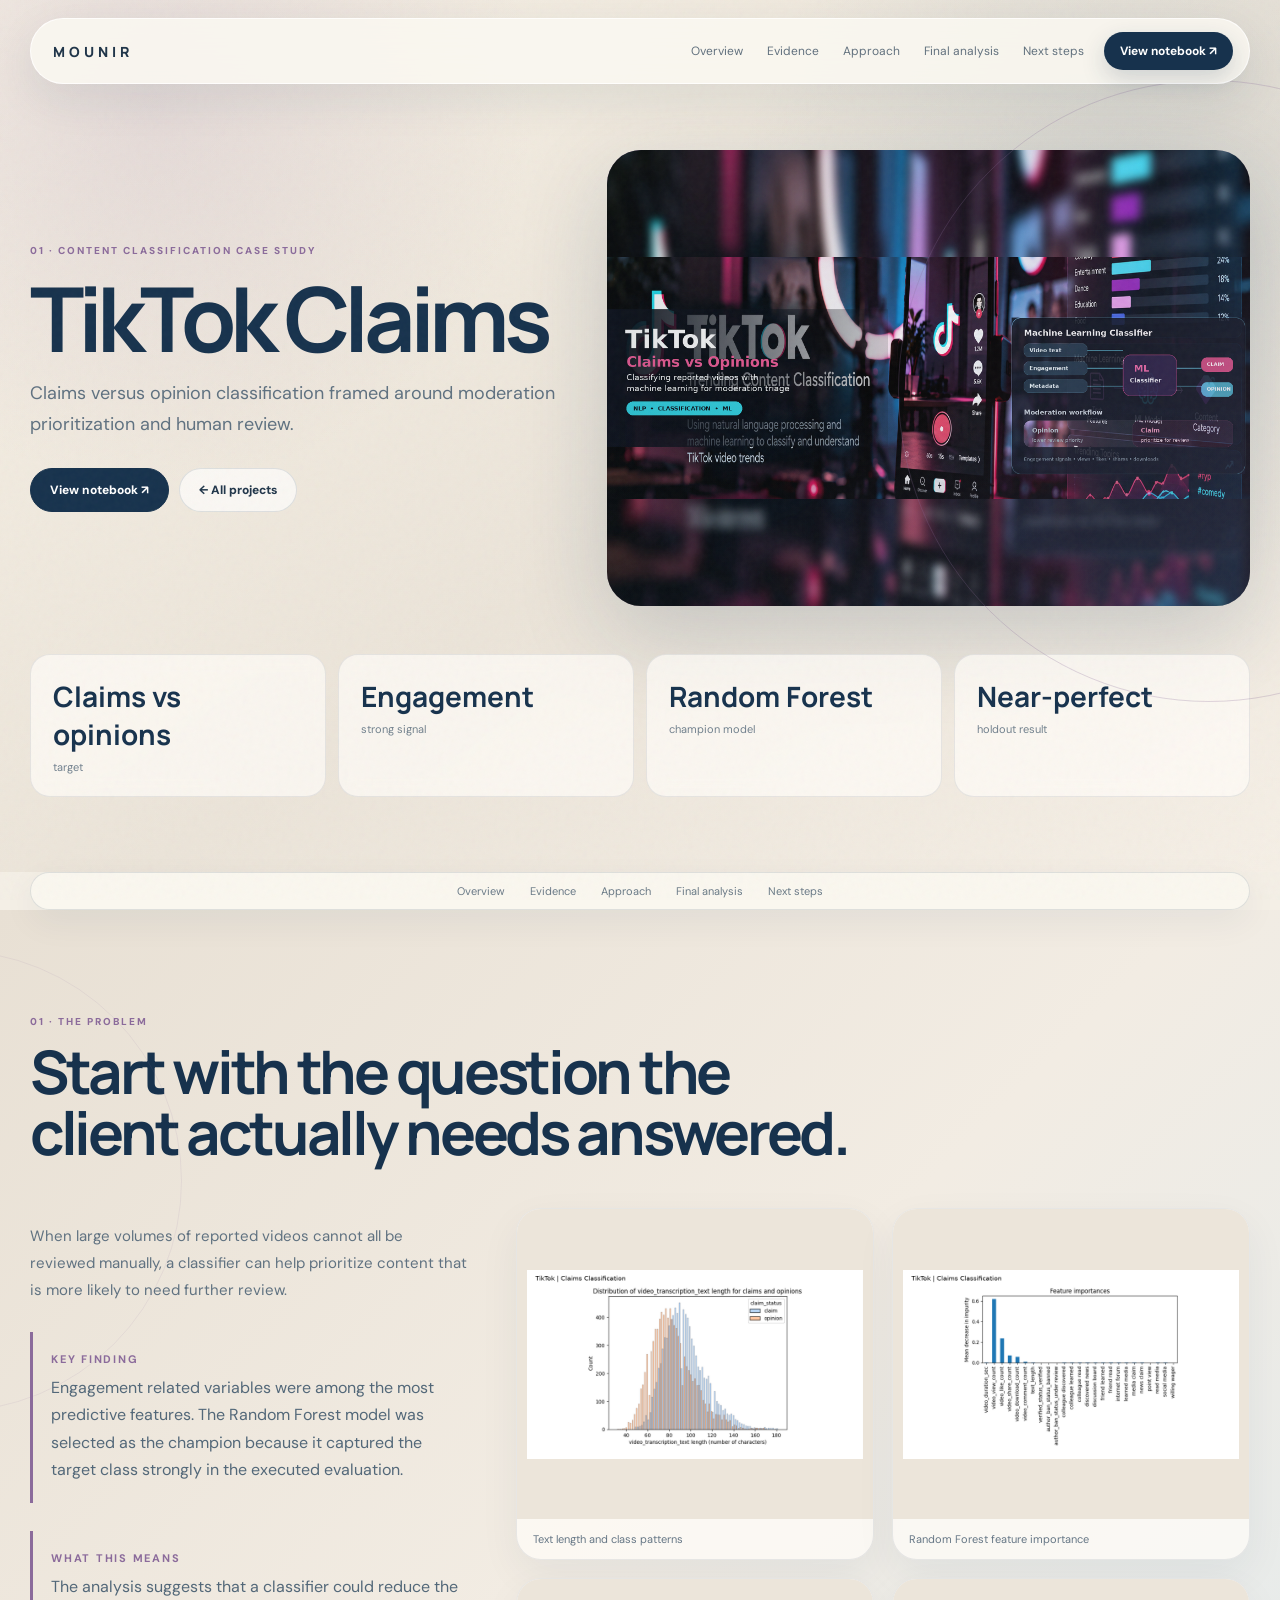
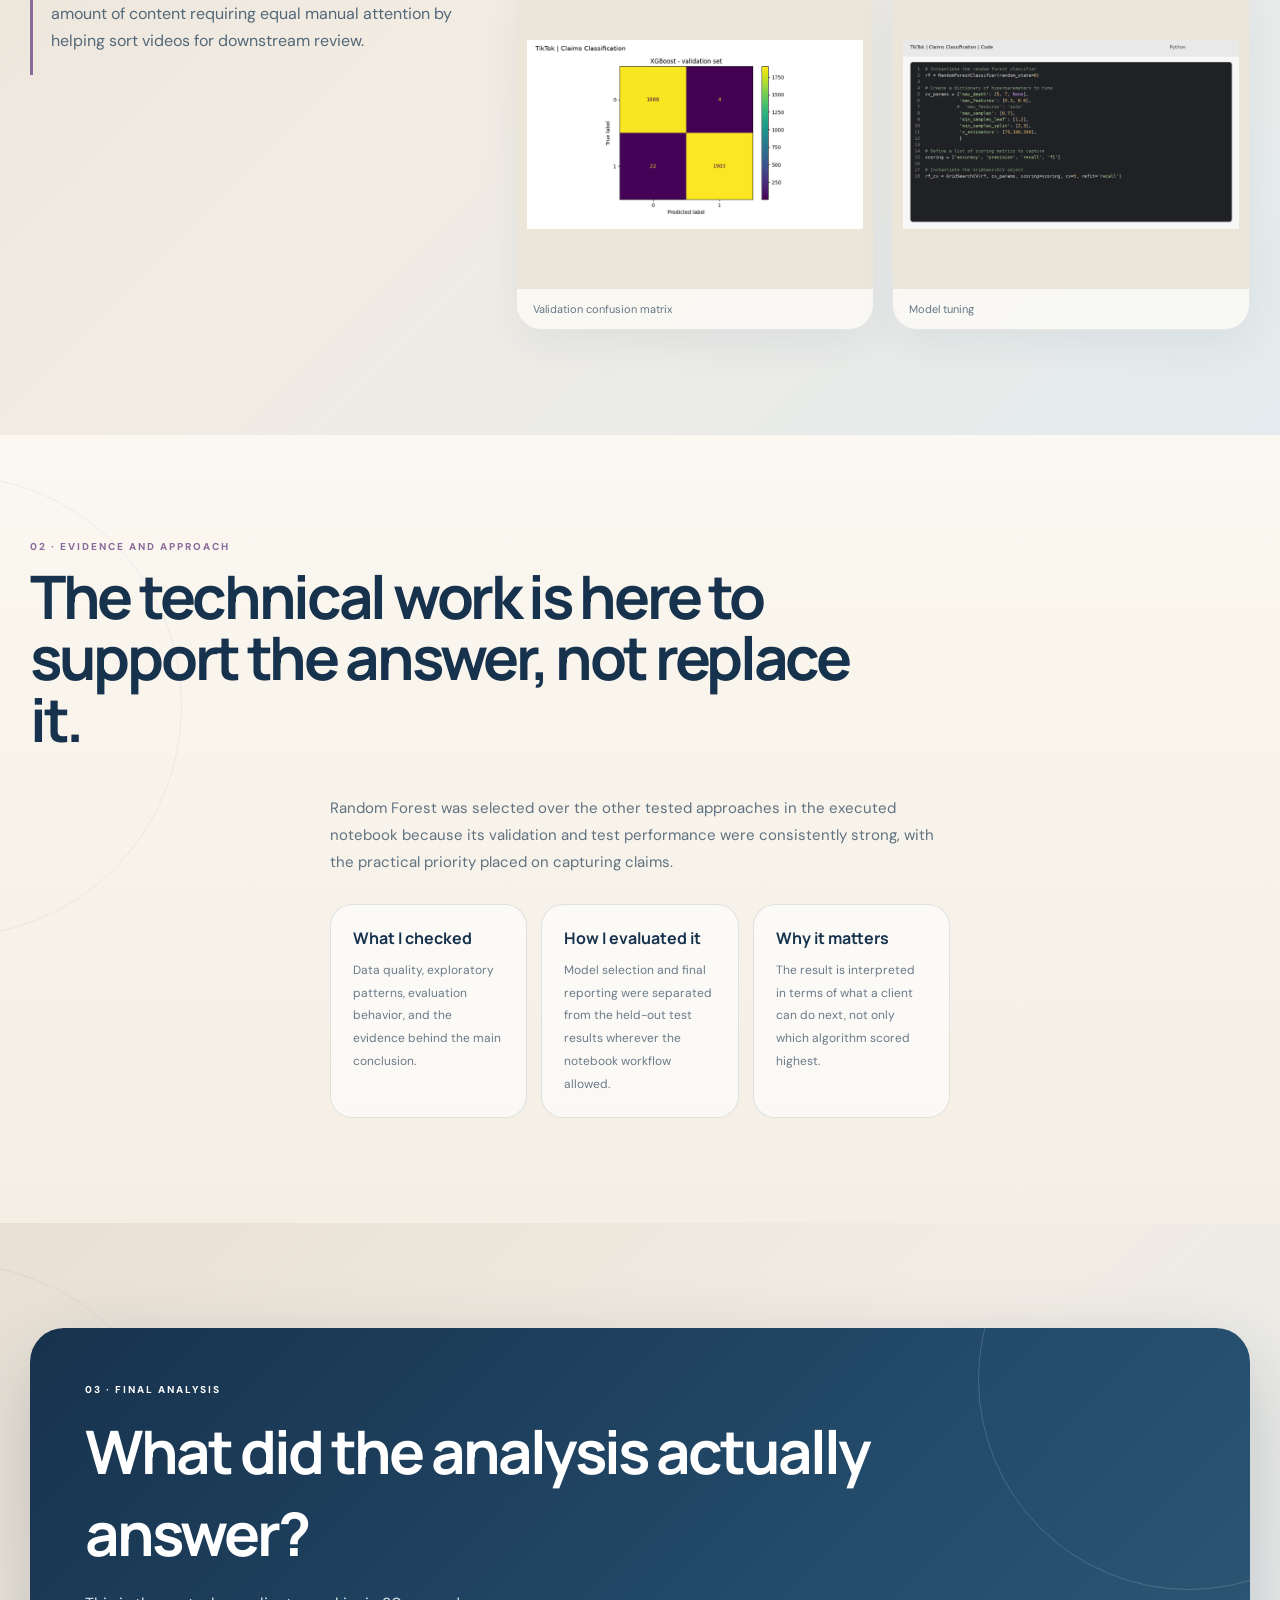
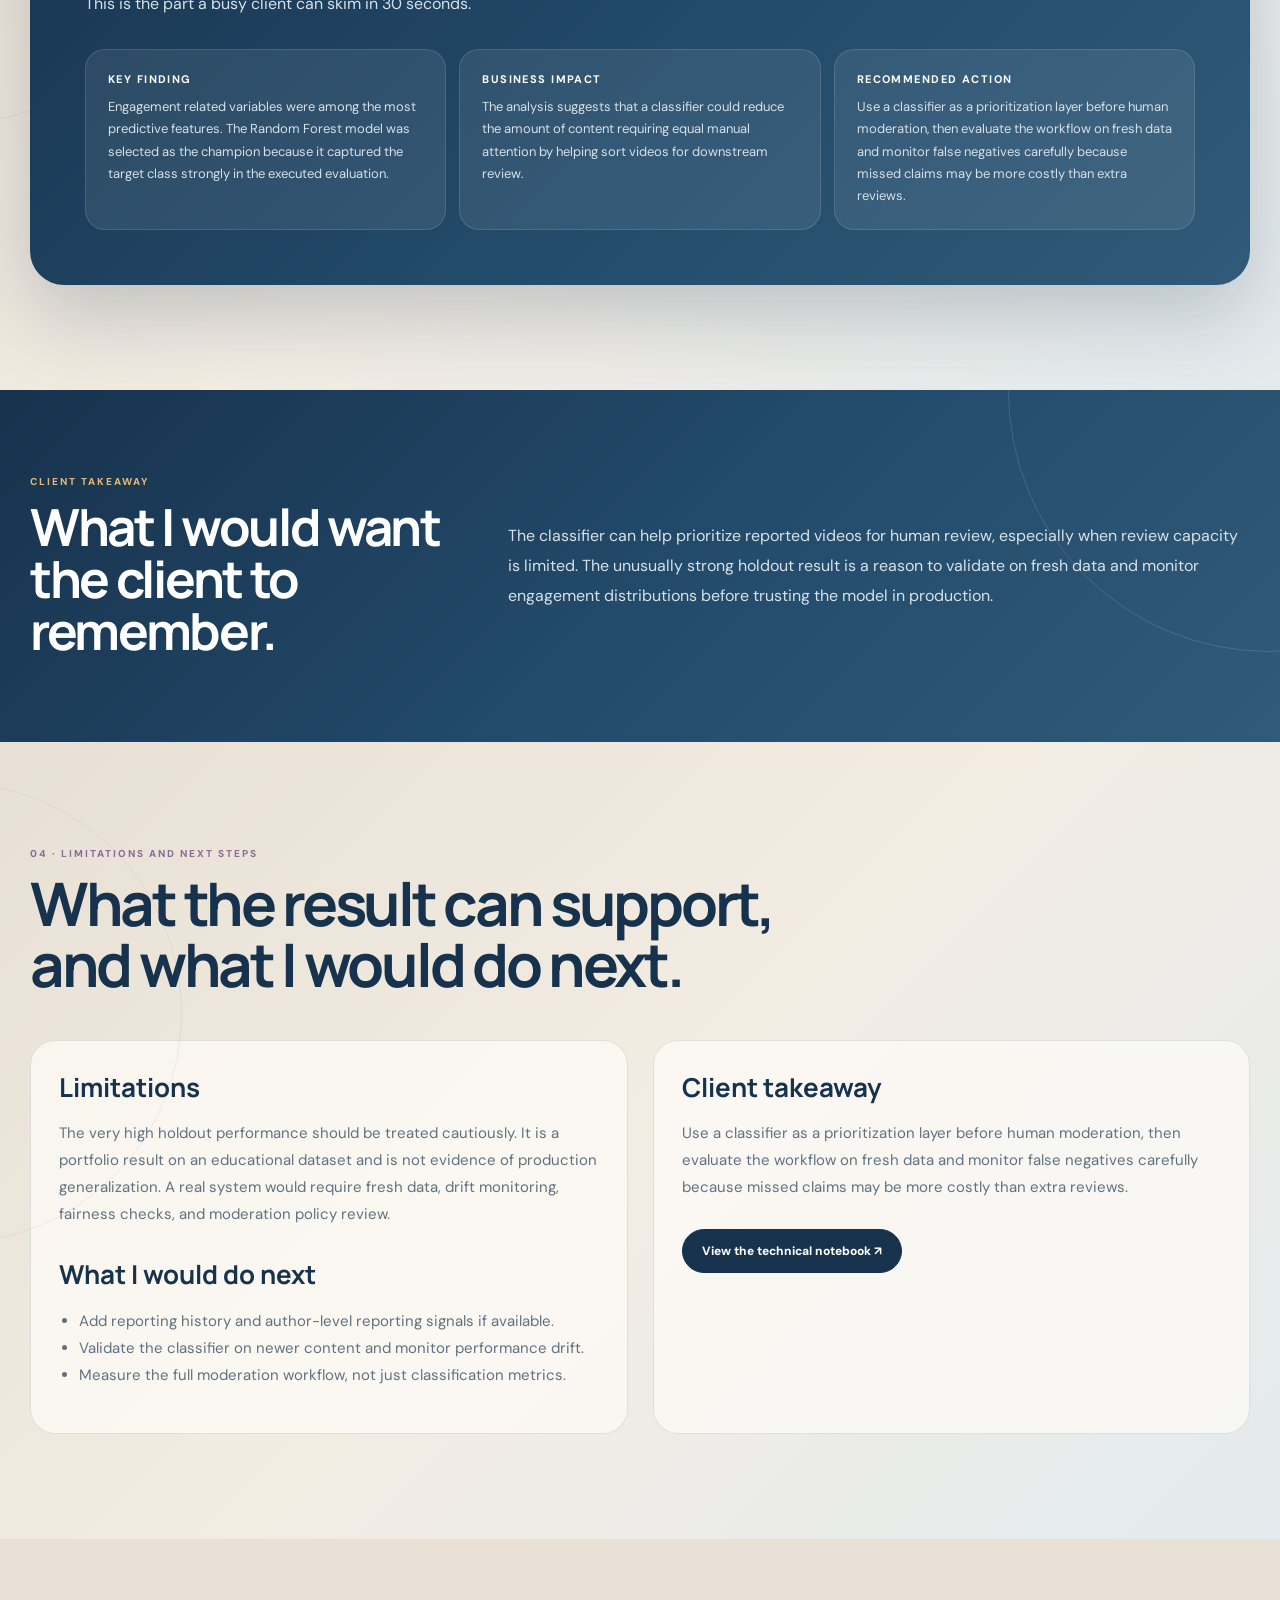
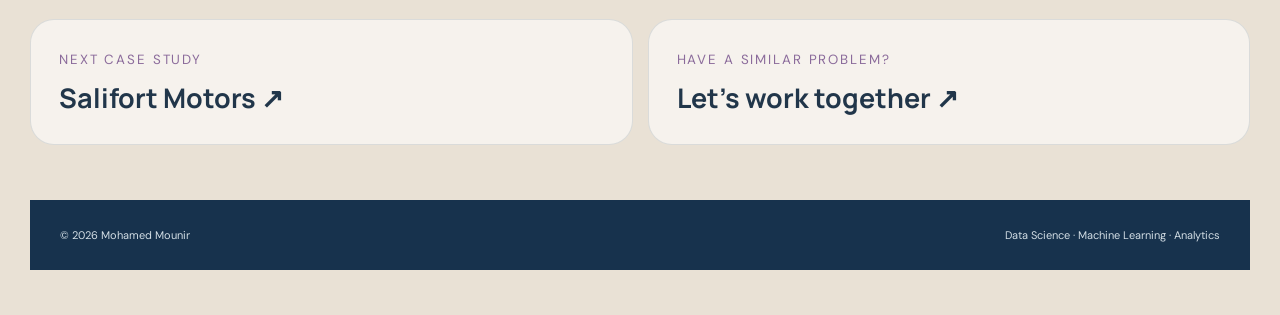
<file: projects/tiktok.html>
<!doctype html><html lang="en"><head><meta charset="utf-8"><meta name="viewport" content="width=device-width,initial-scale=1"><meta name="description" content="TikTok Claims case study by Mohamed Mounir."><title>TikTok Claims | Mohamed Mounir</title><link rel="preconnect" href="https://fonts.googleapis.com"><link rel="preconnect" href="https://fonts.gstatic.com" crossorigin><link href="https://fonts.googleapis.com/css2?family=DM+Sans:wght@400;500;600;700&family=Manrope:wght@500;600;700;800&display=swap" rel="stylesheet"><link rel="stylesheet" href="../assets/css/project.css"></head><body style="--accent:#8b6b9b"><div class="site-shell"><div class="grain"></div><div class="cursor-glow"></div><div class="scroll-line"><span></span></div><nav class="nav"><a class="brand" href="../index.html">MOUNIR</a><div class="nav-links"><a href="#overview">Overview</a><a href="#evidence">Evidence</a><a href="#model">Approach</a><a href="#conclusion">Final analysis</a><a href="#notes">Next steps</a></div><a class="nav-cta" href="https://github.com/MOUni1r/MOUni1r.github.io/blob/main/project-files/tiktok/TikTok_Project.ipynb">View notebook ↗</a><button class="menu-btn" aria-label="Open menu">☰</button></nav><main>
<section class="case-hero" id="overview"><div class="case-wrap"><div class="case-hero-grid"><div class="reveal"><span class="case-kicker">01 · Content classification case study</span><h1 class="case-title">TikTok Claims</h1><p class="case-sub">Claims versus opinion classification framed around moderation prioritization and human review.</p><div class="case-actions"><a class="btn primary" href="https://github.com/MOUni1r/MOUni1r.github.io/blob/main/project-files/tiktok/TikTok_Project.ipynb">View notebook ↗</a><a class="btn" href="../index.html#work">← All projects</a></div></div><div class="case-cover reveal"><img src="../assets/img/projects/tiktok.jpg" alt="TikTok Claims project visual"></div></div><div class="metrics"><div class="metric-box reveal"><strong>Claims vs opinions</strong><span>target</span></div><div class="metric-box reveal"><strong>Engagement</strong><span>strong signal</span></div><div class="metric-box reveal"><strong>Random Forest</strong><span>champion model</span></div><div class="metric-box reveal"><strong>Near-perfect</strong><span>holdout result</span></div></div></div></section>
<nav class="case-nav"><a href="#overview">Overview</a><a href="#evidence">Evidence</a><a href="#model">Approach</a><a href="#conclusion">Final analysis</a><a href="#notes">Next steps</a></nav>
<section class="case-section" id="evidence"><div class="section-head reveal"><span class="section-kicker">01 · The problem</span><h2>Start with the question the client actually needs answered.</h2></div><div class="case-grid"><div class="case-copy reveal"><p>When large volumes of reported videos cannot all be reviewed manually, a classifier can help prioritize content that is more likely to need further review.</p><div class="finding"><strong>Key finding</strong><span>Engagement related variables were among the most predictive features. The Random Forest model was selected as the champion because it captured the target class strongly in the executed evaluation.</span></div><div class="finding"><strong>What this means</strong><span>The analysis suggests that a classifier could reduce the amount of content requiring equal manual attention by helping sort videos for downstream review.</span></div></div><div class="evidence-grid"><figure class="evidence reveal"><img src="../assets/img/projects/figures/tiktok/text_length_claims_vs_opinions.png" alt="Text length and class patterns"><figcaption>Text length and class patterns</figcaption></figure><figure class="evidence reveal"><img src="../assets/img/projects/figures/tiktok/random_forest_feature_importance.png" alt="Random Forest feature importance"><figcaption>Random Forest feature importance</figcaption></figure><figure class="evidence reveal"><img src="../assets/img/projects/figures/tiktok/xgboost_validation_confusion_matrix.png" alt="Validation confusion matrix"><figcaption>Validation confusion matrix</figcaption></figure><figure class="evidence reveal"><img src="../assets/img/projects/figures/tiktok/random_forest_hyperparameter_tuning.png" alt="Model tuning"><figcaption>Model tuning</figcaption></figure></div></div></section>
<section class="case-section" id="model"><div class="section-head reveal"><span class="section-kicker">02 · Evidence and approach</span><h2>The technical work is here to support the answer, not replace it.</h2></div><div class="case-copy reveal" style="width:min(1220px,calc(100% - 40px));margin:auto"><p>Random Forest was selected over the other tested approaches in the executed notebook because its validation and test performance were consistently strong, with the practical priority placed on capturing claims.</p><div class="model-strip"><div class="model reveal"><b>What I checked</b><span>Data quality, exploratory patterns, evaluation behavior, and the evidence behind the main conclusion.</span></div><div class="model reveal"><b>How I evaluated it</b><span>Model selection and final reporting were separated from the held-out test results wherever the notebook workflow allowed.</span></div><div class="model reveal"><b>Why it matters</b><span>The result is interpreted in terms of what a client can do next, not only which algorithm scored highest.</span></div></div></div></section>
<section class="case-section" id="conclusion"><div class="outcome-wrap reveal"><div class="outcome"><span class="section-kicker">03 · Final analysis</span><h2>What did the analysis actually answer?</h2><p class="outcome-lead">This is the part a busy client can skim in 30 seconds.</p><div class="outcome-grid"><article class="outcome-card"><b>Key finding</b><span>Engagement related variables were among the most predictive features. The Random Forest model was selected as the champion because it captured the target class strongly in the executed evaluation.</span></article><article class="outcome-card"><b>Business impact</b><span>The analysis suggests that a classifier could reduce the amount of content requiring equal manual attention by helping sort videos for downstream review.</span></article><article class="outcome-card"><b>Recommended action</b><span>Use a classifier as a prioritization layer before human moderation, then evaluate the workflow on fresh data and monitor false negatives carefully because missed claims may be more costly than extra reviews.</span></article></div></div></div></section>
<section class="takeaway-strip"><div class="takeaway-inner reveal"><div><span class="section-kicker">Client takeaway</span><h2>What I would want the client to remember.</h2></div><p>The classifier can help prioritize reported videos for human review, especially when review capacity is limited. The unusually strong holdout result is a reason to validate on fresh data and monitor engagement distributions before trusting the model in production.</p></div></section>
<section class="case-section" id="notes"><div class="section-head reveal"><span class="section-kicker">04 · Limitations and next steps</span><h2>What the result can support, and what I would do next.</h2></div><div class="notes"><div class="case-copy reveal"><h3>Limitations</h3><p>The very high holdout performance should be treated cautiously. It is a portfolio result on an educational dataset and is not evidence of production generalization. A real system would require fresh data, drift monitoring, fairness checks, and moderation policy review.</p><h3 style="margin-top:28px">What I would do next</h3><ul><li>Add reporting history and author-level reporting signals if available.</li><li>Validate the classifier on newer content and monitor performance drift.</li><li>Measure the full moderation workflow, not just classification metrics.</li></ul></div><div class="case-copy reveal"><h3>Client takeaway</h3><p>Use a classifier as a prioritization layer before human moderation, then evaluate the workflow on fresh data and monitor false negatives carefully because missed claims may be more costly than extra reviews.</p><div class="case-actions"><a class="btn primary" href="https://github.com/MOUni1r/MOUni1r.github.io/blob/main/project-files/tiktok/TikTok_Project.ipynb">View the technical notebook ↗</a></div></div></div></section>
<section class="case-footer"><div class="next-grid"><a class="next-card" href="../projects/salifort.html"><small>Next case study</small><h3>Salifort Motors ↗</h3></a><a class="next-card" href="../index.html#contact"><small>Have a similar problem?</small><h3>Let's work together ↗</h3></a></div><div class="footer"><span>© 2026 Mohamed Mounir</span><span>Data Science · Machine Learning · Analytics</span></div></section></main></div><script src="../assets/js/site.js"></script></body></html>
</file>
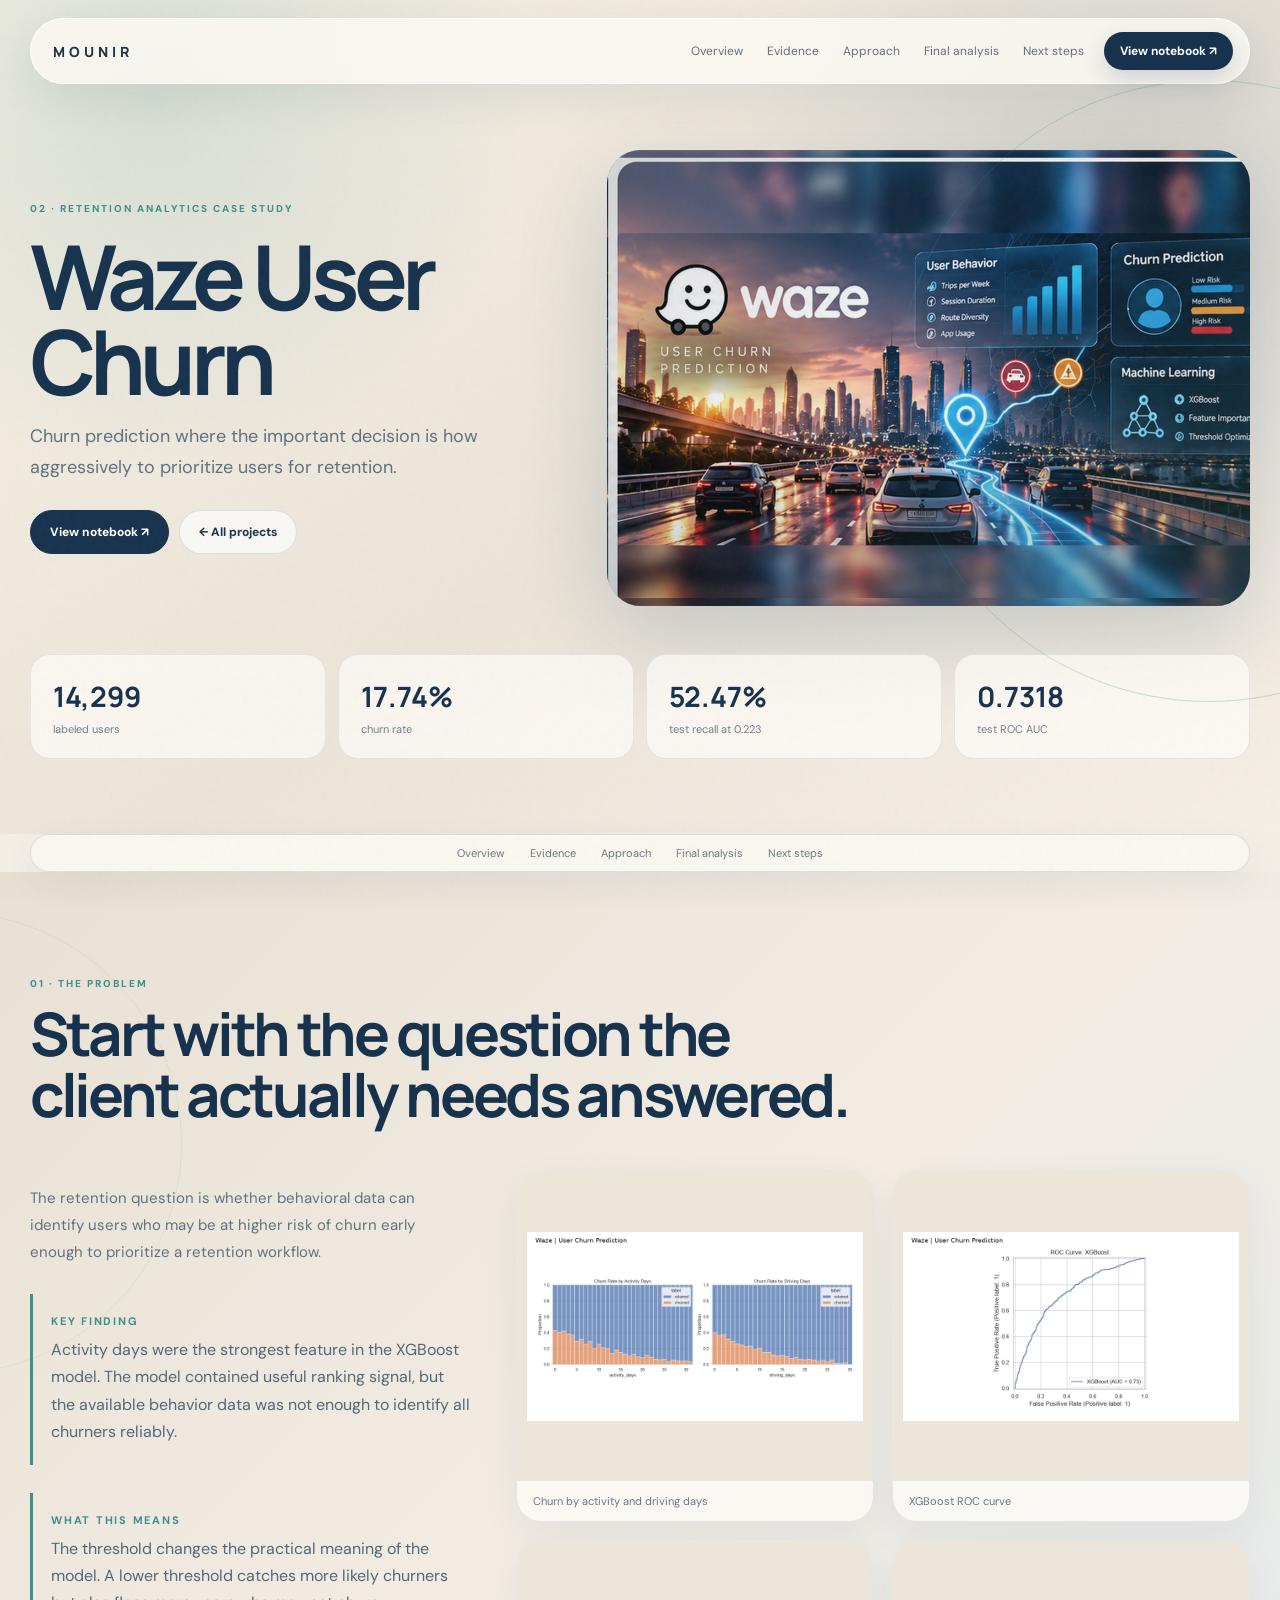
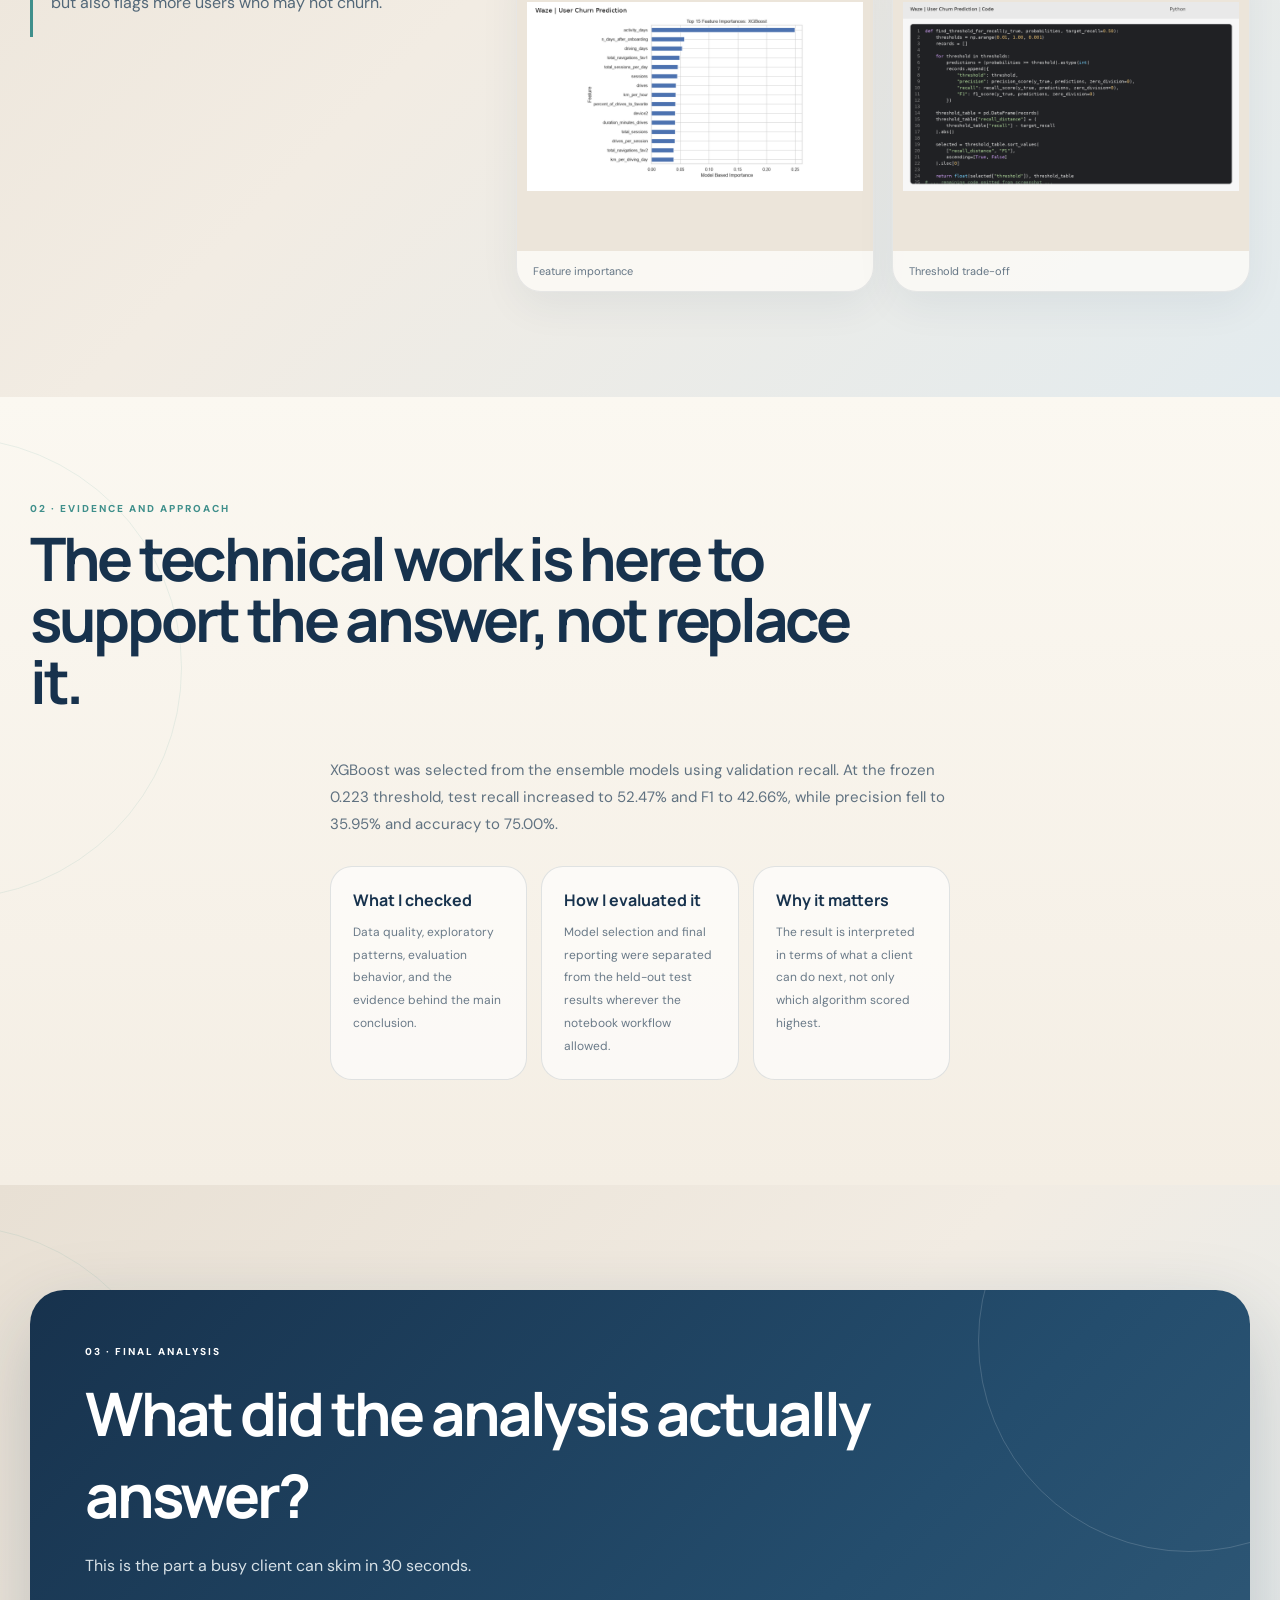
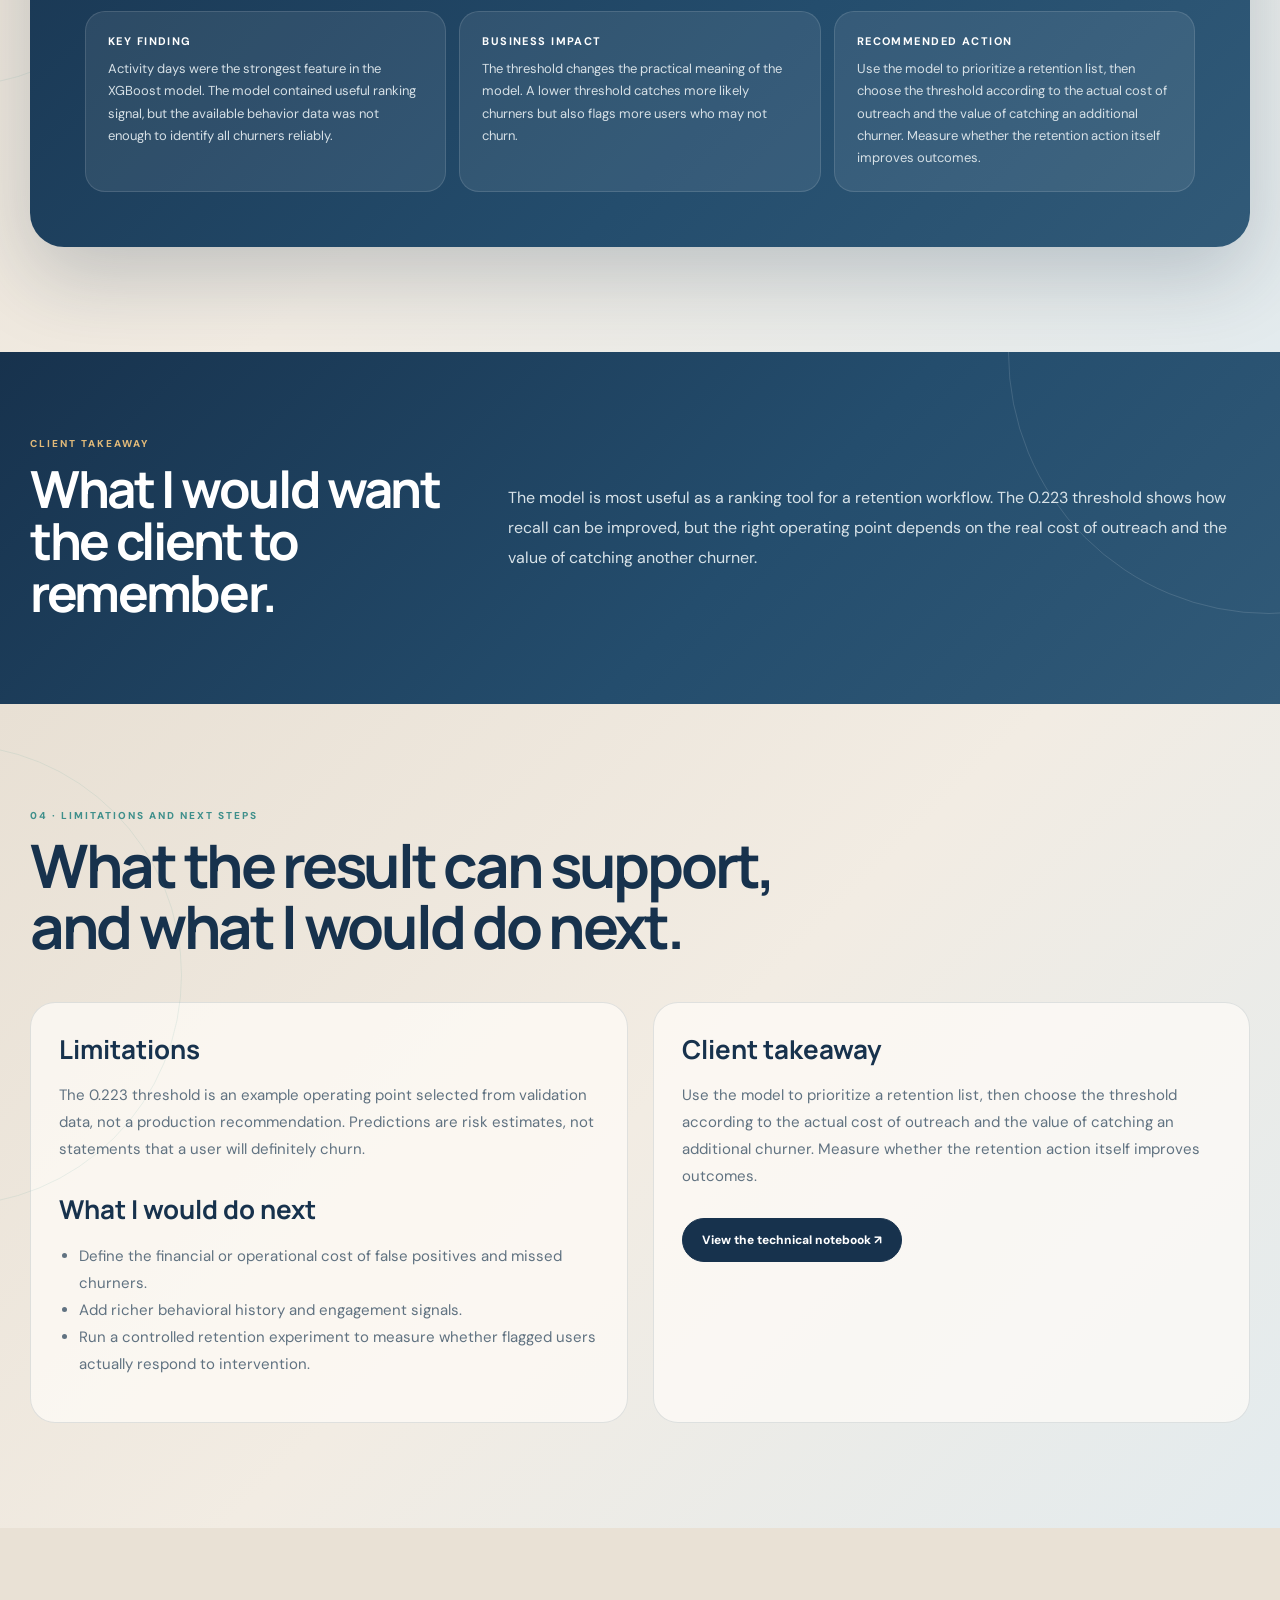
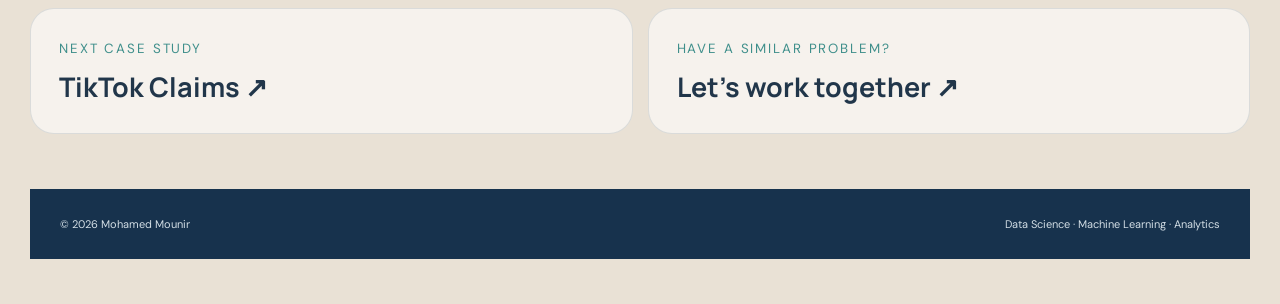
<file: projects/waze.html>
<!doctype html><html lang="en"><head><meta charset="utf-8"><meta name="viewport" content="width=device-width,initial-scale=1"><meta name="description" content="Waze User Churn case study by Mohamed Mounir."><title>Waze User Churn | Mohamed Mounir</title><link rel="preconnect" href="https://fonts.googleapis.com"><link rel="preconnect" href="https://fonts.gstatic.com" crossorigin><link href="https://fonts.googleapis.com/css2?family=DM+Sans:wght@400;500;600;700&family=Manrope:wght@500;600;700;800&display=swap" rel="stylesheet"><link rel="stylesheet" href="../assets/css/project.css"></head><body style="--accent:#3f8f8b"><div class="site-shell"><div class="grain"></div><div class="cursor-glow"></div><div class="scroll-line"><span></span></div><nav class="nav"><a class="brand" href="../index.html">MOUNIR</a><div class="nav-links"><a href="#overview">Overview</a><a href="#evidence">Evidence</a><a href="#model">Approach</a><a href="#conclusion">Final analysis</a><a href="#notes">Next steps</a></div><a class="nav-cta" href="https://github.com/MOUni1r/MOUni1r.github.io/blob/main/project-files/waze/Waze_Project.ipynb">View notebook ↗</a><button class="menu-btn" aria-label="Open menu">☰</button></nav><main>
<section class="case-hero" id="overview"><div class="case-wrap"><div class="case-hero-grid"><div class="reveal"><span class="case-kicker">02 · Retention analytics case study</span><h1 class="case-title">Waze User Churn</h1><p class="case-sub">Churn prediction where the important decision is how aggressively to prioritize users for retention.</p><div class="case-actions"><a class="btn primary" href="https://github.com/MOUni1r/MOUni1r.github.io/blob/main/project-files/waze/Waze_Project.ipynb">View notebook ↗</a><a class="btn" href="../index.html#work">← All projects</a></div></div><div class="case-cover reveal"><img src="../assets/img/projects/waze.jpg" alt="Waze User Churn project visual"></div></div><div class="metrics"><div class="metric-box reveal"><strong>14,299</strong><span>labeled users</span></div><div class="metric-box reveal"><strong>17.74%</strong><span>churn rate</span></div><div class="metric-box reveal"><strong>52.47%</strong><span>test recall at 0.223</span></div><div class="metric-box reveal"><strong>0.7318</strong><span>test ROC AUC</span></div></div></div></section>
<nav class="case-nav"><a href="#overview">Overview</a><a href="#evidence">Evidence</a><a href="#model">Approach</a><a href="#conclusion">Final analysis</a><a href="#notes">Next steps</a></nav>
<section class="case-section" id="evidence"><div class="section-head reveal"><span class="section-kicker">01 · The problem</span><h2>Start with the question the client actually needs answered.</h2></div><div class="case-grid"><div class="case-copy reveal"><p>The retention question is whether behavioral data can identify users who may be at higher risk of churn early enough to prioritize a retention workflow.</p><div class="finding"><strong>Key finding</strong><span>Activity days were the strongest feature in the XGBoost model. The model contained useful ranking signal, but the available behavior data was not enough to identify all churners reliably.</span></div><div class="finding"><strong>What this means</strong><span>The threshold changes the practical meaning of the model. A lower threshold catches more likely churners but also flags more users who may not churn.</span></div></div><div class="evidence-grid"><figure class="evidence reveal"><img src="../assets/img/projects/figures/waze/churn_rate_by_activity_and_driving_days.png" alt="Churn by activity and driving days"><figcaption>Churn by activity and driving days</figcaption></figure><figure class="evidence reveal"><img src="../assets/img/projects/figures/waze/xgboost_roc_curve.png" alt="XGBoost ROC curve"><figcaption>XGBoost ROC curve</figcaption></figure><figure class="evidence reveal"><img src="../assets/img/projects/figures/waze/xgboost_feature_importance.png" alt="Feature importance"><figcaption>Feature importance</figcaption></figure><figure class="evidence reveal"><img src="../assets/img/projects/figures/waze/decision_threshold_tuning.png" alt="Threshold trade-off"><figcaption>Threshold trade-off</figcaption></figure></div></div></section>
<section class="case-section" id="model"><div class="section-head reveal"><span class="section-kicker">02 · Evidence and approach</span><h2>The technical work is here to support the answer, not replace it.</h2></div><div class="case-copy reveal" style="width:min(1220px,calc(100% - 40px));margin:auto"><p>XGBoost was selected from the ensemble models using validation recall. At the frozen 0.223 threshold, test recall increased to 52.47% and F1 to 42.66%, while precision fell to 35.95% and accuracy to 75.00%.</p><div class="model-strip"><div class="model reveal"><b>What I checked</b><span>Data quality, exploratory patterns, evaluation behavior, and the evidence behind the main conclusion.</span></div><div class="model reveal"><b>How I evaluated it</b><span>Model selection and final reporting were separated from the held-out test results wherever the notebook workflow allowed.</span></div><div class="model reveal"><b>Why it matters</b><span>The result is interpreted in terms of what a client can do next, not only which algorithm scored highest.</span></div></div></div></section>
<section class="case-section" id="conclusion"><div class="outcome-wrap reveal"><div class="outcome"><span class="section-kicker">03 · Final analysis</span><h2>What did the analysis actually answer?</h2><p class="outcome-lead">This is the part a busy client can skim in 30 seconds.</p><div class="outcome-grid"><article class="outcome-card"><b>Key finding</b><span>Activity days were the strongest feature in the XGBoost model. The model contained useful ranking signal, but the available behavior data was not enough to identify all churners reliably.</span></article><article class="outcome-card"><b>Business impact</b><span>The threshold changes the practical meaning of the model. A lower threshold catches more likely churners but also flags more users who may not churn.</span></article><article class="outcome-card"><b>Recommended action</b><span>Use the model to prioritize a retention list, then choose the threshold according to the actual cost of outreach and the value of catching an additional churner. Measure whether the retention action itself improves outcomes.</span></article></div></div></div></section>
<section class="takeaway-strip"><div class="takeaway-inner reveal"><div><span class="section-kicker">Client takeaway</span><h2>What I would want the client to remember.</h2></div><p>The model is most useful as a ranking tool for a retention workflow. The 0.223 threshold shows how recall can be improved, but the right operating point depends on the real cost of outreach and the value of catching another churner.</p></div></section>
<section class="case-section" id="notes"><div class="section-head reveal"><span class="section-kicker">04 · Limitations and next steps</span><h2>What the result can support, and what I would do next.</h2></div><div class="notes"><div class="case-copy reveal"><h3>Limitations</h3><p>The 0.223 threshold is an example operating point selected from validation data, not a production recommendation. Predictions are risk estimates, not statements that a user will definitely churn.</p><h3 style="margin-top:28px">What I would do next</h3><ul><li>Define the financial or operational cost of false positives and missed churners.</li><li>Add richer behavioral history and engagement signals.</li><li>Run a controlled retention experiment to measure whether flagged users actually respond to intervention.</li></ul></div><div class="case-copy reveal"><h3>Client takeaway</h3><p>Use the model to prioritize a retention list, then choose the threshold according to the actual cost of outreach and the value of catching an additional churner. Measure whether the retention action itself improves outcomes.</p><div class="case-actions"><a class="btn primary" href="https://github.com/MOUni1r/MOUni1r.github.io/blob/main/project-files/waze/Waze_Project.ipynb">View the technical notebook ↗</a></div></div></div></section>
<section class="case-footer"><div class="next-grid"><a class="next-card" href="../projects/tiktok.html"><small>Next case study</small><h3>TikTok Claims ↗</h3></a><a class="next-card" href="../index.html#contact"><small>Have a similar problem?</small><h3>Let's work together ↗</h3></a></div><div class="footer"><span>© 2026 Mohamed Mounir</span><span>Data Science · Machine Learning · Analytics</span></div></section></main></div><script src="../assets/js/site.js"></script></body></html>
</file>
<file: assets/css/home.css>
:root{
  --navy:#17324d;--navy2:#244d6d;--blue:#426b88;--gold:#c9934c;--gold2:#e0b979;
  --cream:#f4efe6;--paper:#fbf8f1;--paper2:#efe8dc;--ink:#21364a;--muted:#687786;
  --line:rgba(23,50,77,.12);--shadow:0 24px 70px rgba(23,50,77,.10);--radius:28px
}
*{box-sizing:border-box}html{scroll-behavior:smooth}body{margin:0;background:var(--cream);color:var(--ink);font-family:'DM Sans',sans-serif;overflow-x:hidden}
a{color:inherit;text-decoration:none}img{max-width:100%;display:block}.site-shell{position:relative;min-height:100vh;overflow:hidden}.grain{position:fixed;inset:0;pointer-events:none;opacity:.07;z-index:20;background-image:url("data:image/svg+xml,%3Csvg viewBox='0 0 180 180' xmlns='http://www.w3.org/2000/svg'%3E%3Cfilter id='n'%3E%3CfeTurbulence type='fractalNoise' baseFrequency='.9' numOctaves='4' stitchTiles='stitch'/%3E%3C/filter%3E%3Crect width='100%25' height='100%25' filter='url(%23n)' opacity='.45'/%3E%3C/svg%3E")}.cursor-glow{position:fixed;width:360px;height:360px;border-radius:50%;background:radial-gradient(circle,rgba(201,147,76,.10),transparent 65%);pointer-events:none;transform:translate(-50%,-50%);z-index:1}.scroll-line{position:fixed;top:0;left:0;width:100%;height:3px;z-index:50}.scroll-line span{display:block;width:0;height:100%;background:linear-gradient(90deg,var(--gold),var(--blue));transition:width .08s linear}.nav{position:fixed;z-index:40;top:18px;left:50%;transform:translateX(-50%);width:min(1180px,calc(100% - 32px));display:flex;align-items:center;justify-content:space-between;padding:13px 16px 13px 22px;background:rgba(251,248,241,.84);border:1px solid rgba(255,255,255,.65);box-shadow:0 14px 45px rgba(23,50,77,.09);backdrop-filter:blur(18px);border-radius:999px}.brand{font-family:Manrope,sans-serif;font-weight:800;letter-spacing:.28em;font-size:14px}.nav-links{display:flex;gap:25px;align-items:center}.nav-links a{font-size:13px;color:#556779;transition:.25s}.nav-links a:hover{color:var(--navy)}.nav-cta{font-size:13px;font-weight:700;color:white;background:var(--navy);padding:12px 18px;border-radius:999px;box-shadow:0 10px 25px rgba(23,50,77,.18);transition:.25s}.nav-cta:hover{transform:translateY(-2px);background:var(--navy2)}.menu-btn{display:none;border:0;background:transparent;font-size:24px;color:var(--navy)}main{position:relative;z-index:2}.hero{position:relative;min-height:850px;padding:150px 0 90px;display:flex;align-items:center;overflow:hidden;background:radial-gradient(circle at 12% 20%,rgba(224,185,121,.20),transparent 27%),radial-gradient(circle at 82% 18%,rgba(66,107,136,.16),transparent 31%),linear-gradient(145deg,#f8f3e9,#eee7db 60%,#f6f1e8)}.hero:before,.hero:after{content:"";position:absolute;border:1px solid rgba(66,107,136,.13);border-radius:50%;pointer-events:none}.hero:before{width:640px;height:640px;right:-250px;top:80px}.hero:after{width:390px;height:390px;left:-180px;bottom:-160px}.hero-inner{width:min(1180px,calc(100% - 40px));margin:auto;display:grid;grid-template-columns:1fr .92fr;gap:70px;align-items:center}.eyebrow,.section-kicker{font-size:11px;letter-spacing:.20em;text-transform:uppercase;font-weight:800;color:var(--gold)}h1,h2,h3{font-family:Manrope,sans-serif;color:var(--navy);margin:0}.hero h1{font-size:clamp(48px,6.5vw,86px);line-height:.98;letter-spacing:-.055em;margin:20px 0 25px;max-width:720px}.accent{color:var(--gold)}.hero-copy{max-width:620px;font-size:18px;line-height:1.75;color:#536678}.hero-actions{display:flex;gap:12px;margin:30px 0}.btn{display:inline-flex;align-items:center;justify-content:center;gap:8px;padding:14px 20px;border:1px solid var(--line);border-radius:999px;background:rgba(255,255,255,.58);font-weight:700;font-size:13px;transition:.28s;box-shadow:0 8px 24px rgba(23,50,77,.05)}.btn:hover{transform:translateY(-3px);box-shadow:0 14px 32px rgba(23,50,77,.11)}.btn.primary{background:var(--navy);border-color:var(--navy);color:white}.hero-metrics{display:grid;grid-template-columns:repeat(4,1fr);max-width:650px;border-top:1px solid var(--line);padding-top:20px;margin-top:32px;gap:16px}.metric strong{display:block;font-family:Manrope,sans-serif;font-size:17px;color:var(--navy)}.metric span{display:block;font-size:11px;color:var(--muted);margin-top:5px}.hero-visual{position:relative;min-height:570px;perspective:1200px}.hero-data-backdrop{position:absolute;inset:18px 0 60px 35px;border-radius:38px;overflow:hidden;opacity:.72;box-shadow:var(--shadow);transform:rotate(2deg);background:var(--navy)}.hero-data-backdrop img{width:100%;height:100%;object-fit:cover;filter:saturate(.82) contrast(.96);mix-blend-mode:screen}.hero-data-backdrop:after{content:"";position:absolute;inset:0;background:linear-gradient(130deg,rgba(23,50,77,.18),rgba(23,50,77,.03) 48%,rgba(201,147,76,.18));mix-blend-mode:multiply}.hero-photo-wrap{position:absolute;right:8px;top:32px;width:250px;z-index:4}.hero-photo{width:100%;aspect-ratio:2/2.55;object-fit:cover;object-position:50% 25%;border-radius:28px;border:8px solid rgba(251,248,241,.82);box-shadow:0 25px 70px rgba(23,50,77,.22)}.photo-ring{position:absolute;inset:-17px -17px auto auto;width:110px;height:110px;border:1px solid rgba(201,147,76,.65);border-radius:50%;animation:spin 18s linear infinite}.analysis-card{position:absolute;left:0;bottom:36px;width:78%;z-index:5;padding:14px;background:rgba(23,50,77,.94);border-radius:26px;box-shadow:0 30px 70px rgba(23,50,77,.27);transform:rotate(-3deg);transition:transform .25s}.analysis-card:hover{transform:rotate(-1deg) translateY(-6px)}.window-top{display:flex;justify-content:space-between;color:#c8d6df;font-size:10px;padding:3px 5px 10px}.dots{display:flex;gap:4px}.dots i{width:6px;height:6px;border-radius:50%;background:#9bb0bf}.screen{background:#f7f3eb;border-radius:17px;padding:18px}.screen-head{display:flex;justify-content:space-between;font-size:11px;color:var(--navy)}.screen-head span{color:#82909b}.chart{height:150px;display:flex;align-items:flex-end;gap:10px;padding:20px 15px 8px;border-bottom:1px solid rgba(23,50,77,.1)}.bar{flex:1;height:var(--h);background:linear-gradient(180deg,var(--gold2),var(--gold));border-radius:6px 6px 2px 2px;animation:grow 1.2s both}.screen-foot{display:grid;grid-template-columns:repeat(3,1fr);gap:8px;margin-top:12px}.mini{background:#eee8dd;padding:8px;border-radius:10px}.mini b{font-size:10px;display:block;color:var(--navy)}.mini span{font-size:9px;color:#748391}.float-chip{position:absolute;z-index:6;background:rgba(251,248,241,.90);border:1px solid rgba(255,255,255,.9);box-shadow:0 14px 34px rgba(23,50,77,.12);padding:11px 14px;border-radius:999px;font-size:11px;font-weight:700;color:var(--navy);backdrop-filter:blur(10px);animation:float 5s ease-in-out infinite}.chip-a{right:-5px;bottom:118px}.chip-b{left:20px;top:90px;animation-delay:-2s}.chip-c{left:110px;bottom:2px;animation-delay:-3.2s}.section{position:relative;padding:110px 0;background:var(--paper);overflow:hidden}.section.alt{background:linear-gradient(135deg,#eee7dc,#f6f1e9)}.section:before{content:"";position:absolute;width:500px;height:500px;border:1px solid rgba(66,107,136,.09);border-radius:50%;right:-280px;top:-220px}.section-head,.about-grid,.contact-grid,.project-grid,.services-grid,.section>div{width:min(1180px,calc(100% - 40px));margin:auto}.section-head{display:flex;justify-content:space-between;gap:50px;align-items:end;margin-bottom:48px}.section h2{font-size:clamp(34px,4vw,54px);letter-spacing:-.04em;margin-top:9px}.section-intro{max-width:440px;color:var(--muted);line-height:1.7;margin:0}.project-grid{display:grid;grid-template-columns:1fr 1fr;gap:24px}.project-card{position:relative;background:rgba(255,255,255,.66);border:1px solid rgba(23,50,77,.10);border-radius:30px;overflow:hidden;box-shadow:0 15px 50px rgba(23,50,77,.07);transition:transform .45s,box-shadow .45s;isolation:isolate}.project-card:hover{transform:translateY(-9px);box-shadow:0 30px 70px rgba(23,50,77,.14)}.project-art{height:310px;position:relative;overflow:hidden;background:linear-gradient(135deg,var(--accent),#d7d0c4)}.project-art:after{content:"";position:absolute;inset:0;background:linear-gradient(180deg,transparent 40%,rgba(23,50,77,.16)),linear-gradient(90deg,rgba(23,50,77,.10),transparent 45%,rgba(201,147,76,.08));mix-blend-mode:multiply;pointer-events:none}.project-art:before{content:"";position:absolute;inset:0;background:radial-gradient(circle at 15% 20%,rgba(255,255,255,.28),transparent 30%);z-index:1}.project-art img{width:100%;height:100%;object-fit:cover;filter:saturate(.88) contrast(.95);transform:scale(1.02);transition:transform .7s,filter .5s}.project-card:hover .project-art img{transform:scale(1.065);filter:saturate(1) contrast(1)}.project-copy{padding:24px 28px 30px}.project-meta{display:flex;justify-content:space-between;font-size:10px;letter-spacing:.12em;text-transform:uppercase;color:#7b8790}.project-copy h3{font-size:29px;margin:10px 0 8px}.project-copy p{color:#637382;line-height:1.65;margin:0;max-width:600px}.project-tags{display:flex;gap:7px;flex-wrap:wrap;margin-top:18px}.tag,.skill{font-size:10px;padding:7px 10px;border-radius:999px;background:#eee8dd;color:#536576;border:1px solid rgba(23,50,77,.07)}.project-arrow{position:absolute;right:22px;bottom:24px;width:42px;height:42px;border-radius:50%;display:grid;place-items:center;background:var(--accent);color:white;box-shadow:0 12px 25px rgba(23,50,77,.14);transition:.3s}.project-card:hover .project-arrow{transform:rotate(12deg) scale(1.06)}.services-grid{display:grid;grid-template-columns:repeat(4,1fr);gap:16px}.service,.glass{background:rgba(255,255,255,.58);border:1px solid rgba(23,50,77,.10);border-radius:24px;padding:28px;box-shadow:0 12px 35px rgba(23,50,77,.05);backdrop-filter:blur(8px);transition:.35s}.service:hover,.glass:hover{transform:translateY(-5px);box-shadow:0 22px 50px rgba(23,50,77,.09);background:rgba(255,255,255,.72)}.service-num{font-size:11px;color:var(--gold);font-weight:800;letter-spacing:.16em}.service h3{font-size:22px;margin:28px 0 10px}.service p,.glass p{color:#687887;line-height:1.7;margin:0}.about-grid,.contact-grid{display:grid;grid-template-columns:1.15fr .85fr;gap:22px}.about-grid .glass{min-height:270px}.skill-grid{display:flex;gap:9px;flex-wrap:wrap;margin-top:28px}.value-grid{display:grid;grid-template-columns:repeat(4,1fr);gap:16px}.contact-grid{align-items:stretch}.contact-title{font-size:clamp(38px,5vw,66px);letter-spacing:-.05em;margin:14px 0 15px}.contact-links{display:flex;gap:10px;margin-top:26px}.footer{width:min(1180px,calc(100% - 40px));margin:auto;padding:32px 0 48px;display:flex;justify-content:space-between;color:#7a8790;font-size:11px;border-top:1px solid var(--line)}.reveal{opacity:0;transform:translateY(20px);transition:opacity .75s ease,transform .75s ease}.reveal.in{opacity:1;transform:none}.stagger>*{opacity:0;transform:translateY(24px);transition:opacity .7s,transform .7s}.stagger.in>*{opacity:1;transform:none}.stagger.in>*:nth-child(2){transition-delay:.08s}.stagger.in>*:nth-child(3){transition-delay:.16s}.stagger.in>*:nth-child(4){transition-delay:.24s}@keyframes float{0%,100%{transform:translateY(0)}50%{transform:translateY(-10px)}}@keyframes grow{from{height:0}}@keyframes spin{to{transform:rotate(360deg)}}
@media(max-width:900px){.nav-links{display:none}.nav-cta{display:none}.menu-btn{display:block}.hero{min-height:auto;padding-top:130px}.hero-inner{grid-template-columns:1fr}.hero-visual{min-height:540px}.services-grid,.value-grid{grid-template-columns:1fr 1fr}.project-grid{grid-template-columns:1fr}.about-grid,.contact-grid{grid-template-columns:1fr}.section-head{align-items:start;flex-direction:column}.hero-metrics{grid-template-columns:repeat(2,1fr)}}
@media(max-width:560px){.hero h1{font-size:48px}.hero-copy{font-size:16px}.hero-visual{min-height:470px}.hero-photo-wrap{width:170px}.analysis-card{width:88%;bottom:25px}.hero-data-backdrop{inset:30px 0 55px 10px}.float-chip{font-size:9px}.chip-a{right:0}.chip-b{left:0}.chip-c{left:70px}.project-art{height:235px}.project-copy{padding:20px}.services-grid,.value-grid{grid-template-columns:1fr}.footer{flex-direction:column;gap:8px}.nav{top:10px;width:calc(100% - 18px)}}


/* V3 clean visual system: stronger rhythm, softer blending, stable interactions */
.hero{background:
  radial-gradient(circle at 8% 18%,rgba(201,147,76,.24),transparent 28%),
  radial-gradient(circle at 88% 10%,rgba(49,90,120,.18),transparent 30%),
  radial-gradient(circle at 72% 80%,rgba(122,151,169,.12),transparent 24%),
  linear-gradient(145deg,#f6f0e5 0%,#ebe3d6 54%,#f5eee3 100%)}
.hero:before{border-color:rgba(201,147,76,.16)}
.hero:after{border-color:rgba(49,90,120,.13)}
.section{background:linear-gradient(180deg,#fbf8f1 0%,#f5efe5 100%)}
.section.alt{background:linear-gradient(135deg,#e8e0d3 0%,#f3ede3 48%,#e6edf0 100%)}
.section:nth-of-type(odd):after,.section.alt:after{content:"";position:absolute;width:340px;height:340px;border-radius:50%;pointer-events:none;right:-170px;bottom:-170px;background:radial-gradient(circle,rgba(201,147,76,.10),transparent 68%)}
.project-grid{position:relative}
.project-card{background:rgba(255,253,248,.76);backdrop-filter:blur(10px)}
.project-art{height:320px;background:#d9d0c2}
.project-art img{image-rendering:auto;filter:saturate(.84) contrast(.94);transition:transform .8s cubic-bezier(.2,.7,.2,1),filter .6s}
.project-art:after{background:linear-gradient(180deg,rgba(23,50,77,0) 42%,rgba(23,50,77,.20) 100%),linear-gradient(90deg,rgba(23,50,77,.08),transparent 52%,rgba(201,147,76,.10))}
.project-card:hover .project-art img{filter:saturate(.94) contrast(.97)}
.decision-band{position:relative;overflow:hidden;padding:115px 0;background:linear-gradient(135deg,#17324d 0%,#244d6d 58%,#315a78 100%);color:white}
.decision-band:before{content:"";position:absolute;width:620px;height:620px;right:-260px;top:-280px;border:1px solid rgba(255,255,255,.12);border-radius:50%}
.decision-band:after{content:"";position:absolute;left:-140px;bottom:-250px;width:430px;height:430px;border:1px solid rgba(224,185,121,.20);border-radius:50%}
.decision-inner{width:min(1180px,calc(100% - 40px));margin:auto;position:relative;z-index:1}
.decision-heading{max-width:780px}.decision-heading .section-kicker{color:#e0b979}.decision-heading h2{font-size:clamp(38px,4.8vw,62px);color:#fff;letter-spacing:-.045em;margin:12px 0 15px}.decision-heading p{color:#d8e3e9;max-width:700px;line-height:1.8;margin:0}
.decision-grid{display:grid;grid-template-columns:repeat(3,1fr);gap:15px;margin-top:42px}.decision-grid article{padding:25px;border:1px solid rgba(255,255,255,.13);background:rgba(255,255,255,.07);border-radius:24px;backdrop-filter:blur(8px);transition:transform .35s,background .35s}.decision-grid article:hover{transform:translateY(-6px);background:rgba(255,255,255,.11)}.decision-grid span{color:#e0b979;font-size:11px;font-weight:800;letter-spacing:.16em}.decision-grid h3{color:#fff;font-size:23px;margin:25px 0 10px}.decision-grid p{color:#cddbe3;line-height:1.7;font-size:13px;margin:0}
#contact{background:linear-gradient(135deg,#ece4d7 0%,#f6f0e6 48%,#dfe9ed 100%)}
#contact .glass{background:rgba(255,253,248,.72)}
.footer{background:#17324d!important;color:#d3dee5!important;border-top:0!important;position:relative;z-index:3;width:100%!important;max-width:none!important;margin:0!important;padding:28px max(20px,calc((100% - 1180px)/2))!important}
@media(max-width:900px){.decision-grid{grid-template-columns:1fr}.hero-inner{gap:35px}.project-grid{gap:18px}.project-art{height:290px}}
@media(max-width:560px){.decision-band{padding:82px 0}.project-art{height:245px}.footer{padding:24px 20px!important}.nav-links.open{display:flex;position:absolute;top:60px;left:0;right:0;flex-direction:column;align-items:flex-start;gap:12px;padding:18px;background:rgba(251,248,241,.97);border:1px solid var(--line);border-radius:22px;box-shadow:0 20px 50px rgba(23,50,77,.13)}}

/* Small chemistry layer: subtle enough to support the identity without competing with the portrait. */
.hero-copy{max-width:650px}
.hero-visual{isolation:isolate}
.hero-data-backdrop{opacity:.55;filter:saturate(.72)}
.hero-photo-wrap{right:18px;top:20px;width:248px;z-index:8}
.analysis-card{left:0;bottom:18px;width:67%;z-index:4}
.chemistry-orbit{position:absolute;z-index:2;pointer-events:none;border:1px solid rgba(201,147,76,.34);border-radius:50%;opacity:.78}
.chemistry-orbit:before,.chemistry-orbit:after{content:"";position:absolute;border-radius:50%;background:var(--gold);box-shadow:0 0 0 5px rgba(201,147,76,.08)}
.chemistry-orbit:before{width:7px;height:7px;left:10%;top:18%}
.chemistry-orbit:after{width:5px;height:5px;right:13%;bottom:15%;background:var(--blue)}
.chemistry-orbit span{position:absolute;width:6px;height:6px;border-radius:50%;background:var(--blue);left:48%;top:-3px}
.chemistry-orbit i{position:absolute;font-style:normal;font:700 9px/1 Manrope,sans-serif;letter-spacing:.08em;color:#65798a;background:rgba(251,248,241,.72);padding:5px 7px;border-radius:999px;backdrop-filter:blur(8px)}
.orbit-one{width:145px;height:145px;right:-5px;top:18px;animation:orbitDrift 9s ease-in-out infinite}
.orbit-one i{right:-22px;top:47px}
.orbit-two{width:92px;height:92px;left:-10px;bottom:74px;animation:orbitDrift 7s ease-in-out infinite reverse;opacity:.55}
.orbit-two i{left:-18px;bottom:4px}
.chemistry-node{position:absolute;z-index:2;color:rgba(49,90,120,.62);font-family:Georgia,serif;font-size:25px;pointer-events:none;animation:chemFloat 6s ease-in-out infinite}
.node-one{right:4px;bottom:190px;transform:rotate(-10deg)}
.node-two{left:76px;top:62px;font-size:34px;opacity:.45;animation-delay:-2s}
@keyframes orbitDrift{0%,100%{transform:translate3d(0,0,0) rotate(0)}50%{transform:translate3d(6px,-8px,0) rotate(7deg)}}
@keyframes chemFloat{0%,100%{transform:translateY(0) rotate(-10deg)}50%{transform:translateY(-9px) rotate(4deg)}}

@media(max-width:900px){
  .hero-photo-wrap{right:10px;top:14px;width:205px}
  .analysis-card{left:0;bottom:8px;width:70%}
  .orbit-one{right:0;top:5px;width:125px;height:125px}
  .orbit-two{left:-2px;bottom:60px}
}
@media(max-width:560px){
  .hero-visual{min-height:500px}
  .hero-photo-wrap{right:4px;top:8px;width:160px}
  .hero-photo{border-width:6px;border-radius:24px}
  .analysis-card{left:0;bottom:8px;width:76%;padding:11px;border-radius:22px}
  .screen{padding:14px}
  .chart{height:125px;gap:7px;padding:16px 10px 7px}
  .float-chip{z-index:10}
  .chip-a{right:0;bottom:105px}
  .chip-b{left:0;top:96px}
  .chip-c{left:70px;bottom:-2px}
  .orbit-one{width:92px;height:92px;right:-5px;top:0}
  .orbit-one i{right:-20px;top:35px}
  .orbit-two{width:70px;height:70px;left:-5px;bottom:80px}
  .chemistry-node{font-size:21px}
  .node-one{right:0;bottom:175px}
  .node-two{left:48px;top:70px}
}
</file>
<file: assets/css/project.css>
:root{--navy:#17324d;--blue:#426b88;--gold:#c9934c;--accent:#c9934c;--cream:#f4efe6;--paper:#fbf8f1;--paper2:#eee7dc;--ink:#21364a;--muted:#687786;--line:rgba(23,50,77,.12);--shadow:0 28px 80px rgba(23,50,77,.11)}
*{box-sizing:border-box}html{scroll-behavior:smooth}body{margin:0;background:var(--cream);color:var(--ink);font-family:'DM Sans',sans-serif;overflow-x:hidden}a{color:inherit;text-decoration:none}img{display:block;max-width:100%}.site-shell{min-height:100vh;position:relative;overflow:hidden}.grain{position:fixed;inset:0;z-index:30;pointer-events:none;opacity:.065;background-image:url("data:image/svg+xml,%3Csvg viewBox='0 0 180 180' xmlns='http://www.w3.org/2000/svg'%3E%3Cfilter id='n'%3E%3CfeTurbulence type='fractalNoise' baseFrequency='.9' numOctaves='4' stitchTiles='stitch'/%3E%3C/filter%3E%3Crect width='100%25' height='100%25' filter='url(%23n)' opacity='.5'/%3E%3C/svg%3E")}.cursor-glow{position:fixed;width:340px;height:340px;border-radius:50%;pointer-events:none;z-index:1;background:radial-gradient(circle,rgba(201,147,76,.11),transparent 65%);transform:translate(-50%,-50%)}.scroll-line{position:fixed;top:0;left:0;width:100%;height:3px;z-index:50}.scroll-line span{display:block;width:0;height:100%;background:linear-gradient(90deg,var(--accent),var(--blue))}.nav{position:fixed;z-index:40;top:18px;left:50%;transform:translateX(-50%);width:min(1220px,calc(100% - 32px));display:flex;align-items:center;gap:20px;padding:13px 16px 13px 22px;background:rgba(251,248,241,.86);border:1px solid rgba(255,255,255,.8);box-shadow:0 15px 45px rgba(23,50,77,.09);backdrop-filter:blur(18px);border-radius:999px}.brand{font-family:Manrope,sans-serif;font-weight:800;letter-spacing:.28em;font-size:14px}.nav-links{display:flex;gap:24px;align-items:center;margin-left:auto}.nav-links a{font-size:12px;color:#62717e}.nav-links a:hover{color:var(--navy)}.nav-cta{background:var(--navy);color:#fff;padding:11px 16px;border-radius:999px;font-size:12px;font-weight:700;box-shadow:0 9px 24px rgba(23,50,77,.18)}.menu-btn{display:none;border:0;background:none;font-size:24px;color:var(--navy)}main{position:relative;z-index:2}.case-hero{padding:150px 0 75px;position:relative;overflow:hidden;background:radial-gradient(circle at 80% 12%,color-mix(in srgb,var(--accent) 18%,transparent),transparent 26%),radial-gradient(circle at 12% 40%,rgba(66,107,136,.11),transparent 27%),linear-gradient(145deg,#f8f3e9,#ece5d9)}.case-hero:after{content:"";position:absolute;right:-240px;top:80px;width:620px;height:620px;border:1px solid color-mix(in srgb,var(--accent) 26%,transparent);border-radius:50%;pointer-events:none}.case-wrap{width:min(1220px,calc(100% - 40px));margin:auto}.case-hero-grid{display:grid;grid-template-columns:.9fr 1.1fr;gap:50px;align-items:center}.case-kicker,.section-kicker{display:block;font-size:10px;text-transform:uppercase;letter-spacing:.20em;font-weight:800;color:var(--accent)}.case-title{font-family:Manrope,sans-serif;color:var(--navy);font-size:clamp(52px,7vw,96px);line-height:.95;letter-spacing:-.065em;margin:18px 0}.case-sub{max-width:560px;color:#5f7180;font-size:18px;line-height:1.7}.case-actions{display:flex;gap:10px;flex-wrap:wrap;margin-top:28px}.btn{display:inline-flex;align-items:center;justify-content:center;padding:13px 19px;border:1px solid var(--line);border-radius:999px;background:rgba(255,255,255,.66);font-size:12px;font-weight:800;transition:.28s}.btn:hover{transform:translateY(-3px);box-shadow:0 14px 30px rgba(23,50,77,.10)}.btn.primary{background:var(--navy);border-color:var(--navy);color:#fff}.case-cover{position:relative;min-height:390px;border-radius:34px;overflow:hidden;background:linear-gradient(135deg,var(--accent),#d9d1c4);box-shadow:var(--shadow);isolation:isolate;transform:rotate(1deg);transition:transform .5s}.case-cover:hover{transform:rotate(0deg) translateY(-5px)}.case-cover:before{content:"";position:absolute;inset:0;background:linear-gradient(135deg,rgba(23,50,77,.13),transparent 45%,color-mix(in srgb,var(--accent) 22%,transparent));z-index:1;pointer-events:none}.case-cover:after{content:"";position:absolute;left:0;right:0;bottom:0;height:45%;background:linear-gradient(transparent,rgba(23,50,77,.20));z-index:1}.case-cover img{width:100%;height:100%;min-height:390px;object-fit:cover;filter:saturate(.88) contrast(.96);transform:scale(1.025);transition:transform .8s,filter .5s}.case-cover:hover img{transform:scale(1.055);filter:saturate(.98) contrast(1)}.metrics{display:grid;grid-template-columns:repeat(4,1fr);gap:12px;margin-top:40px}.metric-box{background:rgba(255,255,255,.55);border:1px solid rgba(23,50,77,.09);border-radius:20px;padding:22px;backdrop-filter:blur(8px)}.metric-box strong{display:block;font-family:Manrope,sans-serif;font-size:28px;color:var(--navy)}.metric-box span{display:block;color:#71808d;font-size:11px;margin-top:7px}.case-nav{position:sticky;top:91px;z-index:20;width:min(1220px,calc(100% - 40px));margin:0 auto;background:rgba(251,248,241,.84);border:1px solid var(--line);box-shadow:0 12px 35px rgba(23,50,77,.06);backdrop-filter:blur(14px);border-radius:999px;padding:11px 16px;display:flex;justify-content:center;gap:25px}.case-nav a{font-size:11px;color:#697986}.case-nav a:hover{color:var(--accent)}.case-section{position:relative;padding:105px 0;background:var(--paper);overflow:hidden}.case-section:nth-of-type(even){background:linear-gradient(135deg,#eee7dc,#f7f2e9)}.case-section:before{content:"";position:absolute;width:460px;height:460px;border:1px solid color-mix(in srgb,var(--accent) 10%,transparent);border-radius:50%;left:-280px;top:40px}.section-head{width:min(1220px,calc(100% - 40px));margin:0 auto 45px}.section-head h2{font-family:Manrope,sans-serif;color:var(--navy);font-size:clamp(34px,4.7vw,60px);line-height:1.02;letter-spacing:-.055em;max-width:850px;margin:13px 0 0}.case-grid{width:min(1220px,calc(100% - 40px));margin:auto;display:grid;grid-template-columns:.75fr 1.25fr;gap:45px;align-items:start}.case-copy{max-width:620px}.case-copy p,.case-copy li{color:#607281;line-height:1.8;font-size:15px}.case-copy h3{font-family:Manrope,sans-serif;color:var(--navy);font-size:26px;margin:0 0 12px}.case-copy ul{padding-left:20px}.finding{margin-top:28px;padding:20px 0 20px 18px;border-left:3px solid var(--accent);display:grid;gap:8px}.finding strong{font-size:11px;text-transform:uppercase;letter-spacing:.16em;color:var(--accent)}.finding span{color:#536879;line-height:1.7}.evidence-grid{display:grid;grid-template-columns:1fr 1fr;gap:18px}.evidence{margin:0;background:rgba(255,255,255,.64);border:1px solid rgba(23,50,77,.09);border-radius:25px;overflow:hidden;box-shadow:0 15px 40px rgba(23,50,77,.06);transition:.4s}.evidence:hover{transform:translateY(-5px);box-shadow:0 22px 55px rgba(23,50,77,.11)}.evidence img{width:100%;height:280px;object-fit:contain;background:#f3eee5;padding:10px}.evidence figcaption{padding:13px 16px;color:#657685;font-size:11px}.model-strip{display:grid;grid-template-columns:repeat(3,1fr);gap:14px;margin-top:28px}.model{background:rgba(255,255,255,.62);border:1px solid var(--line);border-radius:22px;padding:22px;min-height:150px}.model b{display:block;color:var(--navy);font-family:Manrope,sans-serif;font-size:16px;margin-bottom:9px}.model span{color:#6a7a88;font-size:12px;line-height:1.65}.outcome-wrap{width:min(1220px,calc(100% - 40px));margin:auto}.outcome{background:linear-gradient(135deg,var(--navy),#315a78);color:#fff;border-radius:34px;padding:55px;box-shadow:0 30px 80px rgba(23,50,77,.22);position:relative;overflow:hidden}.outcome:after{content:"";position:absolute;right:-150px;top:-160px;width:420px;height:420px;border:1px solid rgba(255,255,255,.16);border-radius:50%}.outcome .section-kicker{color:var(--gold2)}.outcome h2{font-family:Manrope,sans-serif;color:#fff;font-size:clamp(35px,4.7vw,60px);letter-spacing:-.05em;max-width:850px;margin:14px 0}.outcome-lead{color:#d7e1e7;max-width:750px;line-height:1.7;font-size:16px}.outcome-grid{display:grid;grid-template-columns:repeat(3,1fr);gap:13px;margin-top:32px}.outcome-card{background:rgba(255,255,255,.08);border:1px solid rgba(255,255,255,.12);border-radius:20px;padding:22px}.outcome-card b{display:block;color:var(--gold2);font-size:11px;text-transform:uppercase;letter-spacing:.13em;margin-bottom:9px}.outcome-card span{color:#d6e0e6;font-size:13px;line-height:1.65}.notes{width:min(1220px,calc(100% - 40px));margin:auto;display:grid;grid-template-columns:1fr 1fr;gap:25px}.notes .case-copy{background:rgba(255,255,255,.58);border:1px solid var(--line);border-radius:25px;padding:28px}.case-footer{padding:80px 0 45px;background:var(--paper2)}.next-grid{width:min(1220px,calc(100% - 40px));margin:auto;display:grid;grid-template-columns:1fr 1fr;gap:15px}.next-card{padding:28px;border:1px solid var(--line);background:rgba(255,255,255,.58);border-radius:24px;transition:.3s}.next-card:hover{transform:translateY(-4px);background:#fff}.next-card small{color:var(--accent);text-transform:uppercase;letter-spacing:.14em}.next-card h3{font-family:Manrope,sans-serif;font-size:27px;margin:10px 0 0}.footer{width:min(1220px,calc(100% - 40px));margin:55px auto 0;padding-top:22px;border-top:1px solid var(--line);display:flex;justify-content:space-between;color:#7b8790;font-size:11px}.reveal{opacity:0;transform:translateY(22px);transition:opacity .7s,transform .7s}.reveal.in{opacity:1;transform:none}
@media(max-width:900px){.nav-links{display:none}.nav-cta{margin-left:auto}.menu-btn{display:block}.case-hero-grid,.case-grid,.notes{grid-template-columns:1fr}.case-cover{min-height:320px}.case-cover img{min-height:320px}.metrics{grid-template-columns:1fr 1fr}.model-strip,.outcome-grid{grid-template-columns:1fr}.evidence-grid{grid-template-columns:1fr}.case-nav{overflow:auto;justify-content:flex-start;white-space:nowrap}.outcome{padding:35px}.footer{flex-direction:column;gap:8px}}
@media(max-width:560px){.nav{top:10px;width:calc(100% - 18px)}.case-hero{padding-top:125px}.case-title{font-size:54px}.case-sub{font-size:16px}.metrics{grid-template-columns:1fr}.case-section{padding:78px 0}.section-head h2{font-size:38px}.outcome{padding:28px}.case-cover,.case-cover img{min-height:250px}}


/* V3 clean case-study system */
.case-hero{background:
  radial-gradient(circle at 12% 12%,color-mix(in srgb,var(--accent) 15%,transparent),transparent 28%),
  radial-gradient(circle at 88% 24%,rgba(49,90,120,.12),transparent 30%),
  linear-gradient(145deg,#f6f0e5 0%,#ebe4d9 55%,#f5efe6 100%)}
.case-section{background:linear-gradient(180deg,#fbf8f1,#f4eee4)}
.case-section:nth-of-type(even){background:linear-gradient(135deg,#e8e0d4,#f2ece3 50%,#e3ebee)}
.case-cover{min-height:440px;box-shadow:0 30px 90px rgba(23,50,77,.18)}
.case-cover img{min-height:440px;filter:saturate(.84) contrast(.94);image-rendering:auto}
.case-cover:hover img{filter:saturate(.94) contrast(.97)}
.metrics{margin-top:48px}
.metric-box{background:rgba(255,253,248,.70)}
.evidence{background:rgba(255,253,248,.72)}
.evidence img{height:310px;background:#ece5da}
.outcome{background:linear-gradient(135deg,#17324d 0%,#244d6d 62%,#315a78 100%)}
.takeaway-strip{position:relative;padding:85px 0;background:linear-gradient(135deg,#17324d 0%,#244d6d 58%,#315a78 100%);overflow:hidden}
.takeaway-strip:before{content:"";position:absolute;width:520px;height:520px;right:-250px;top:-260px;border:1px solid rgba(255,255,255,.13);border-radius:50%}
.takeaway-inner{width:min(1220px,calc(100% - 40px));margin:auto;display:grid;grid-template-columns:.72fr 1.28fr;gap:60px;align-items:center;position:relative;z-index:1}
.takeaway-inner .section-kicker{color:#e0b979}.takeaway-inner h2{font-family:Manrope,sans-serif;color:#fff;font-size:clamp(34px,4vw,52px);line-height:1.02;letter-spacing:-.045em;margin:12px 0 0}.takeaway-inner p{margin:0;color:#d7e2e8;font-size:16px;line-height:1.85;max-width:760px}
.notes .case-copy{background:rgba(255,253,248,.70)}
.case-footer{background:#e9e1d5}
.footer{background:#17324d;color:#d3dee5;border-top:0;padding:28px max(20px,calc((100% - 1220px)/2))}
@media(max-width:900px){.case-cover,.case-cover img{min-height:360px}.takeaway-inner{grid-template-columns:1fr;gap:24px}.evidence img{height:280px}}
@media(max-width:560px){.case-cover,.case-cover img{min-height:270px}.takeaway-strip{padding:68px 0}.takeaway-inner{width:calc(100% - 36px)}.evidence img{height:250px}}
</file>
